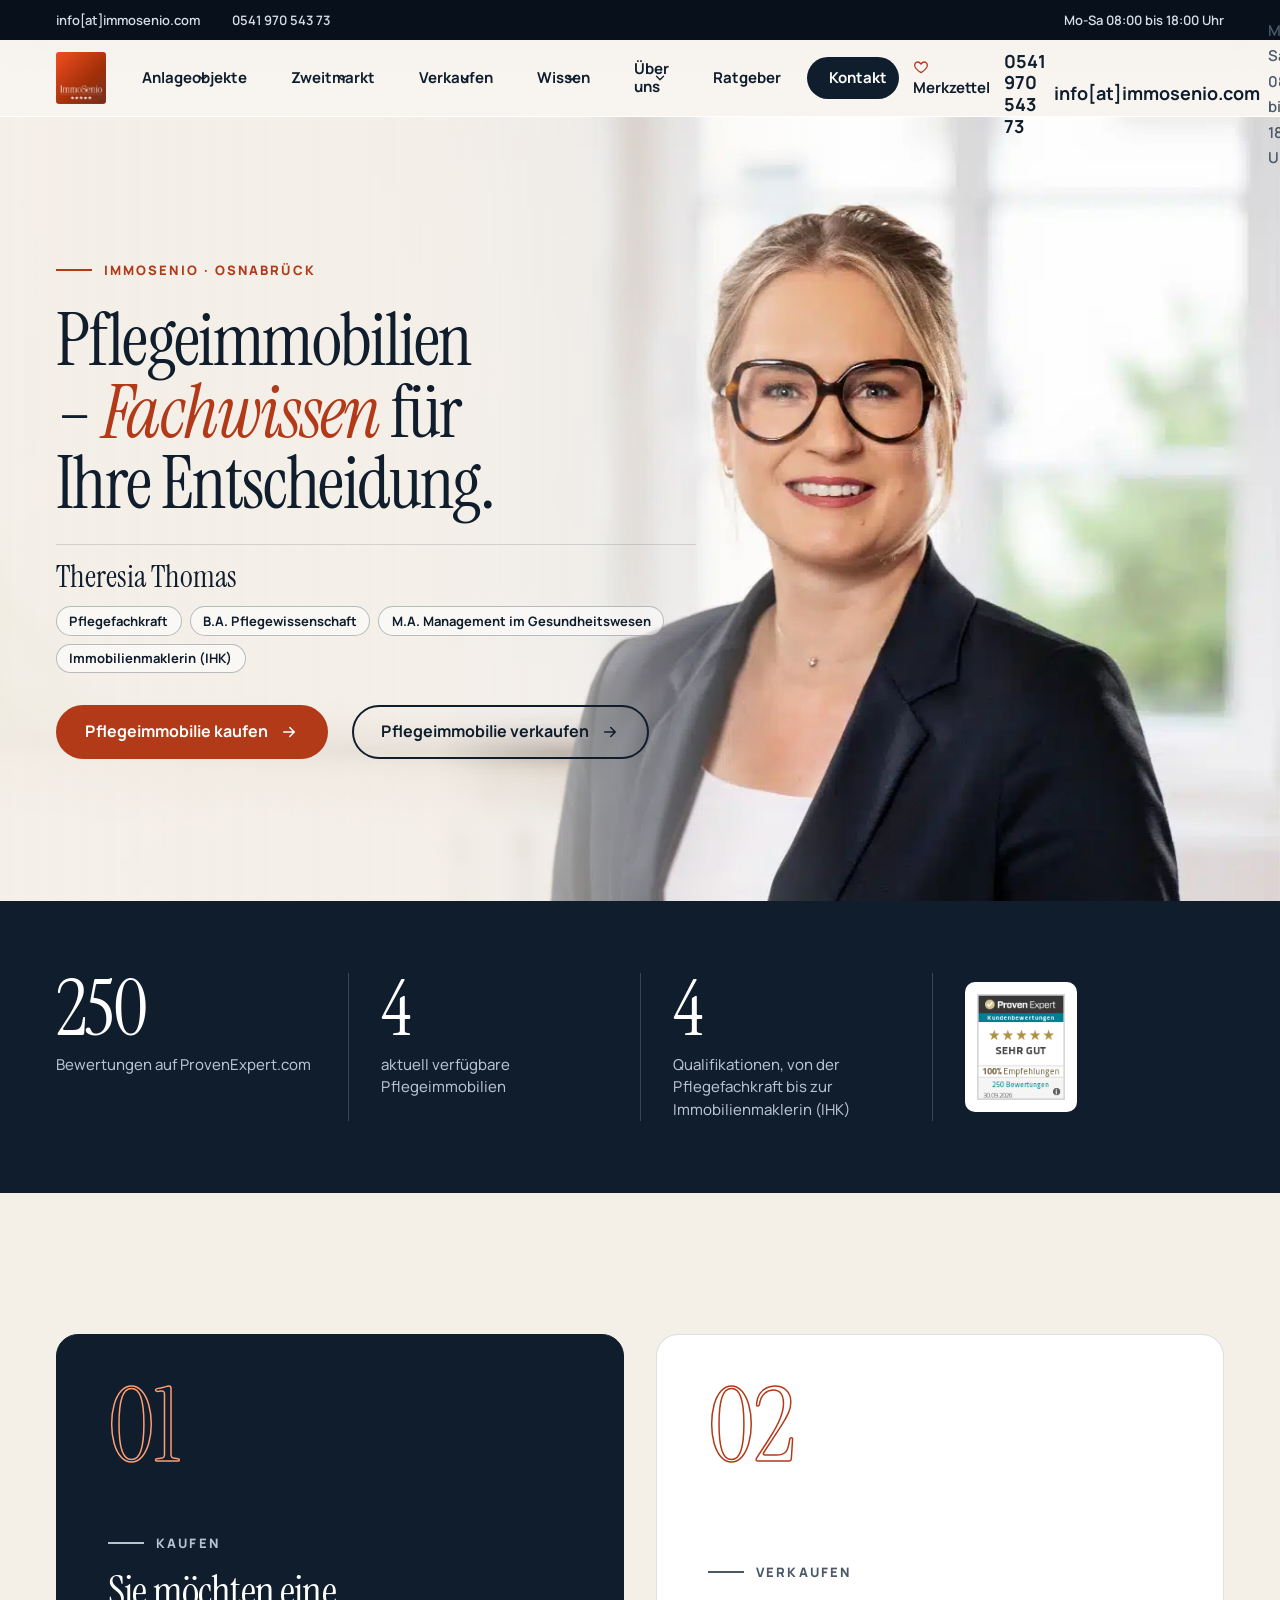
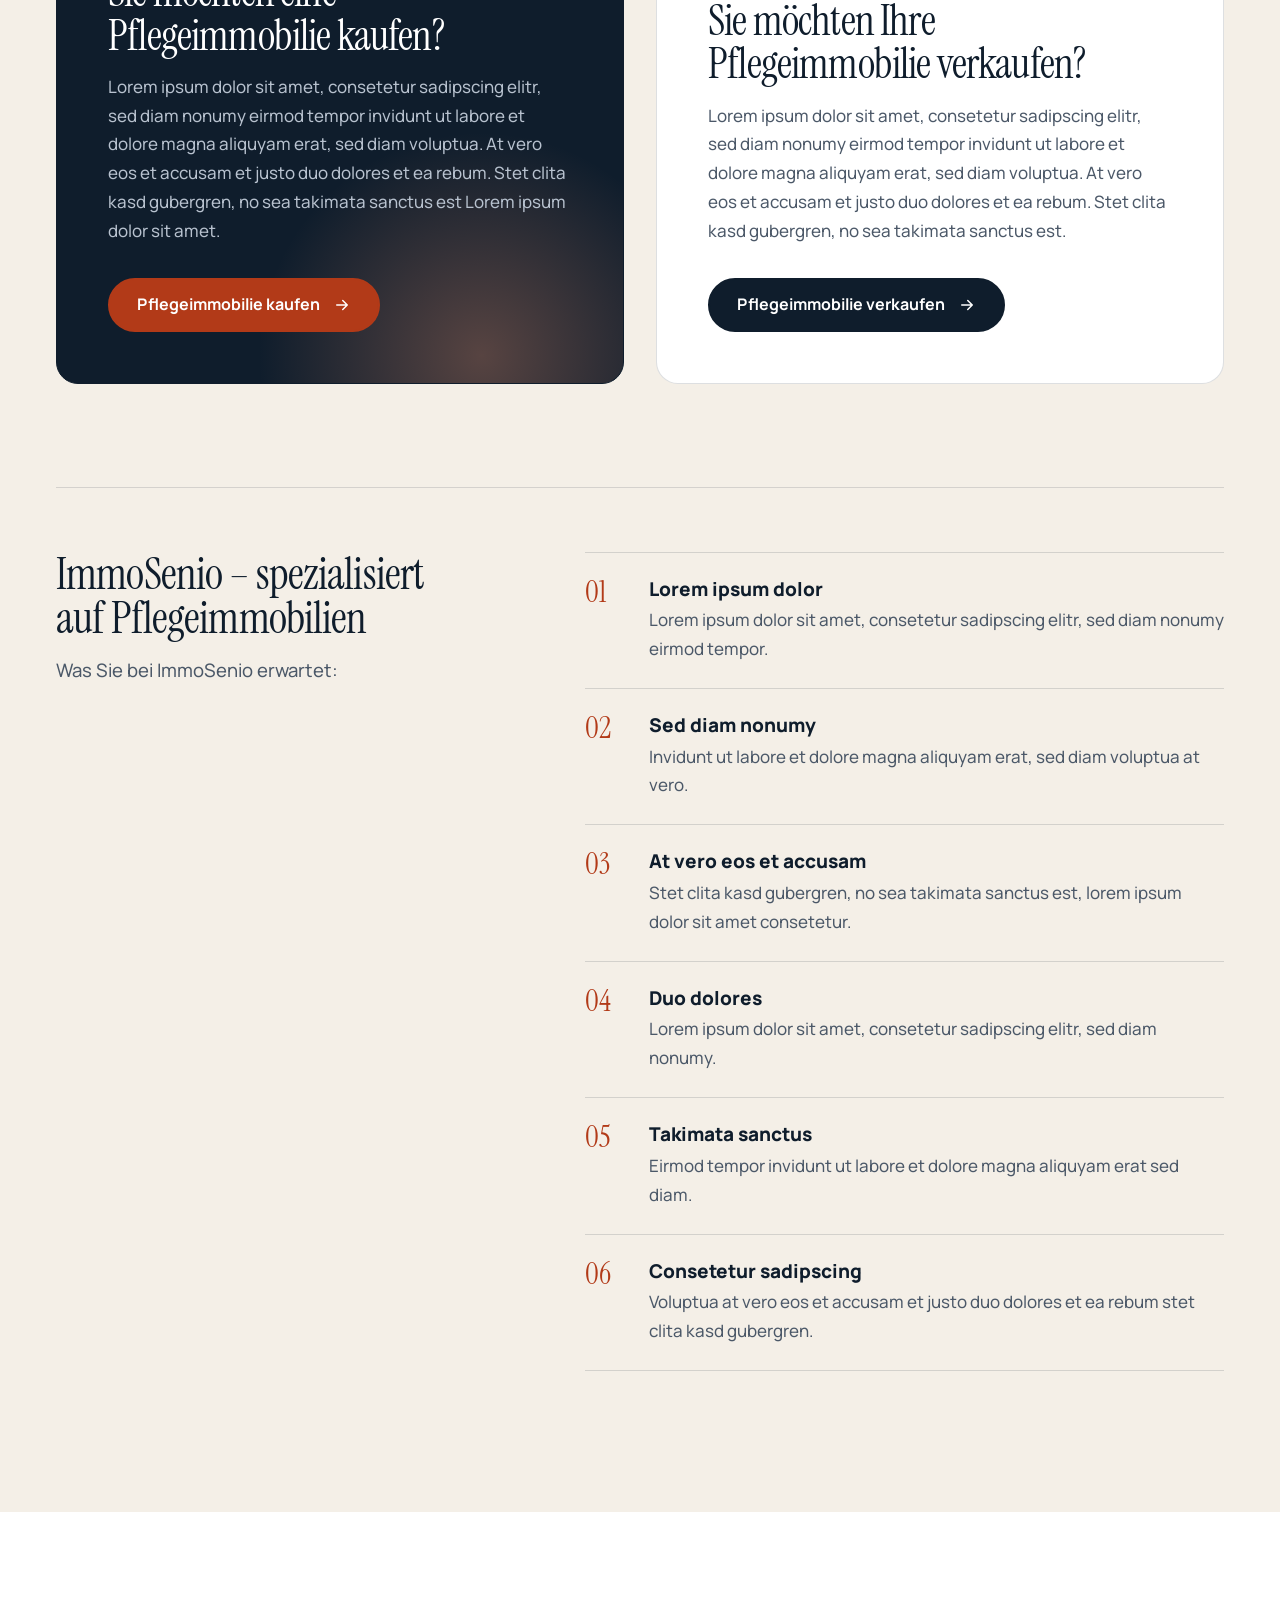
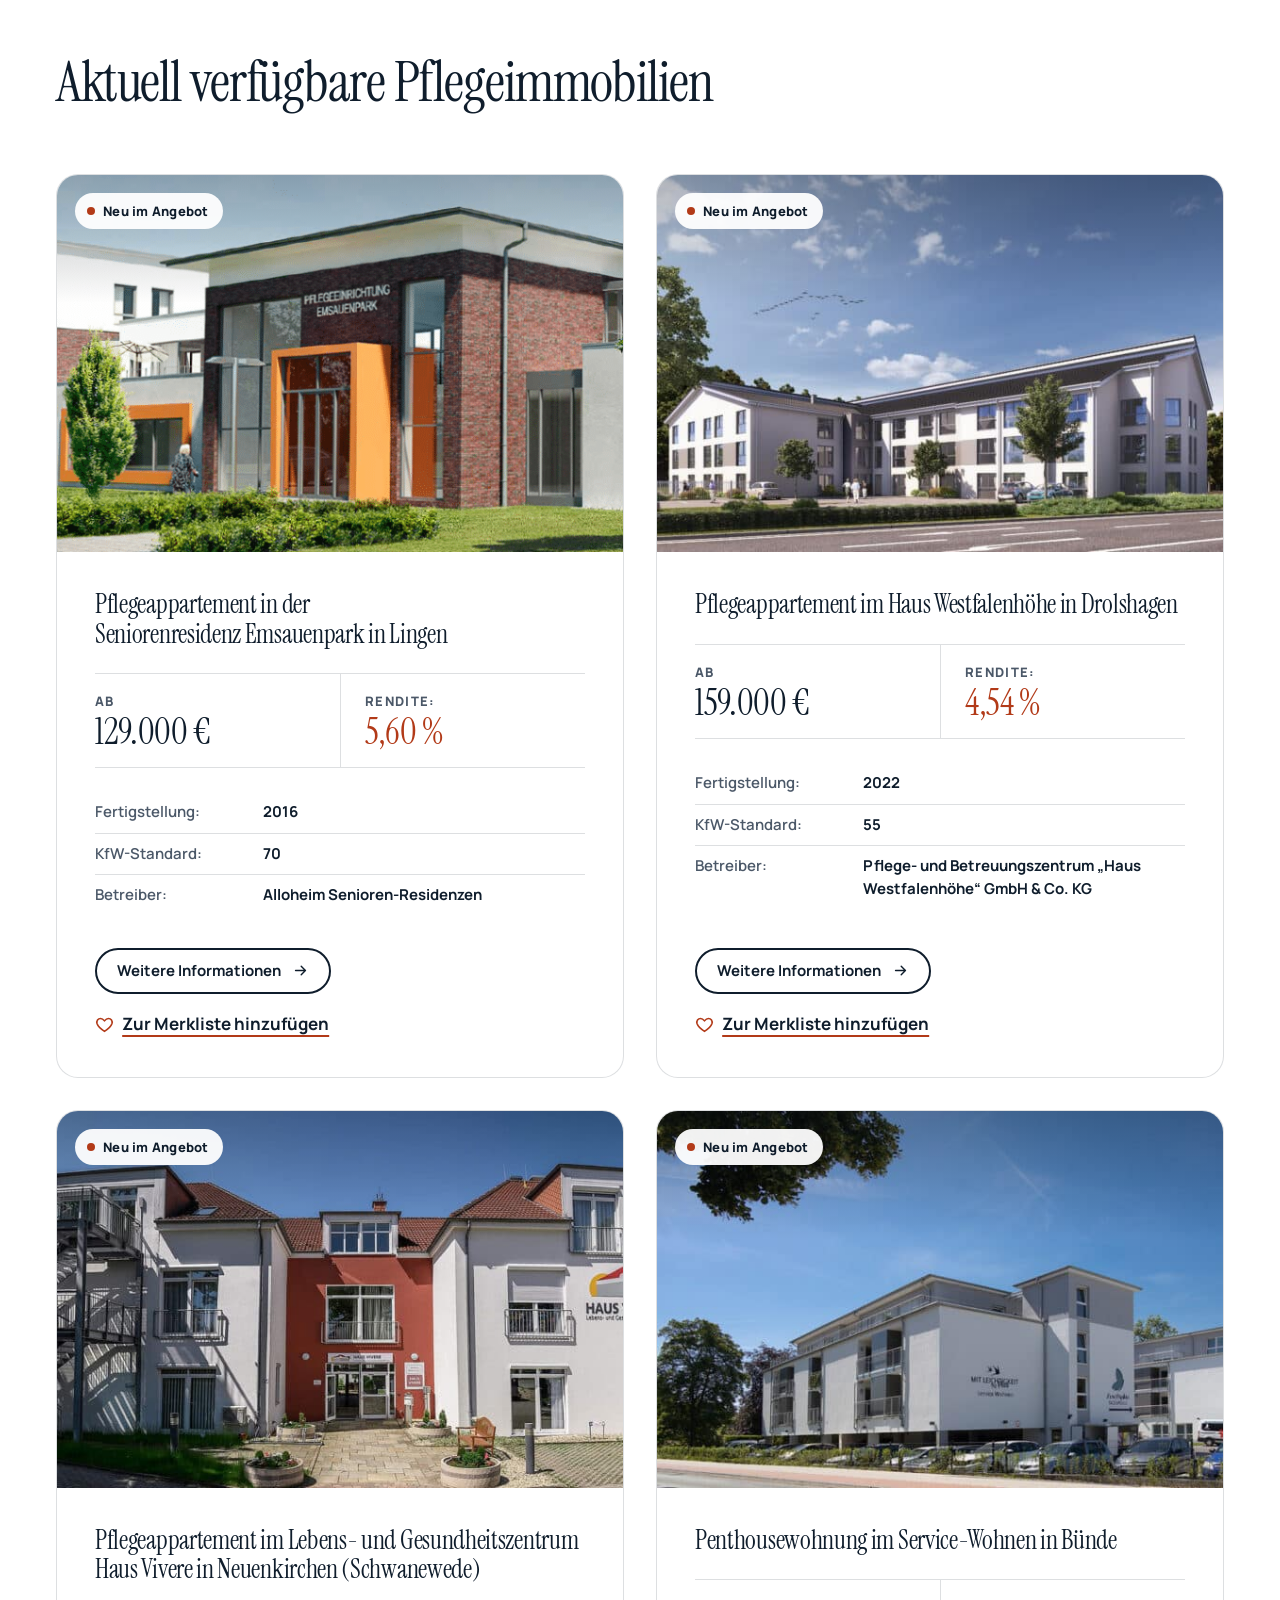
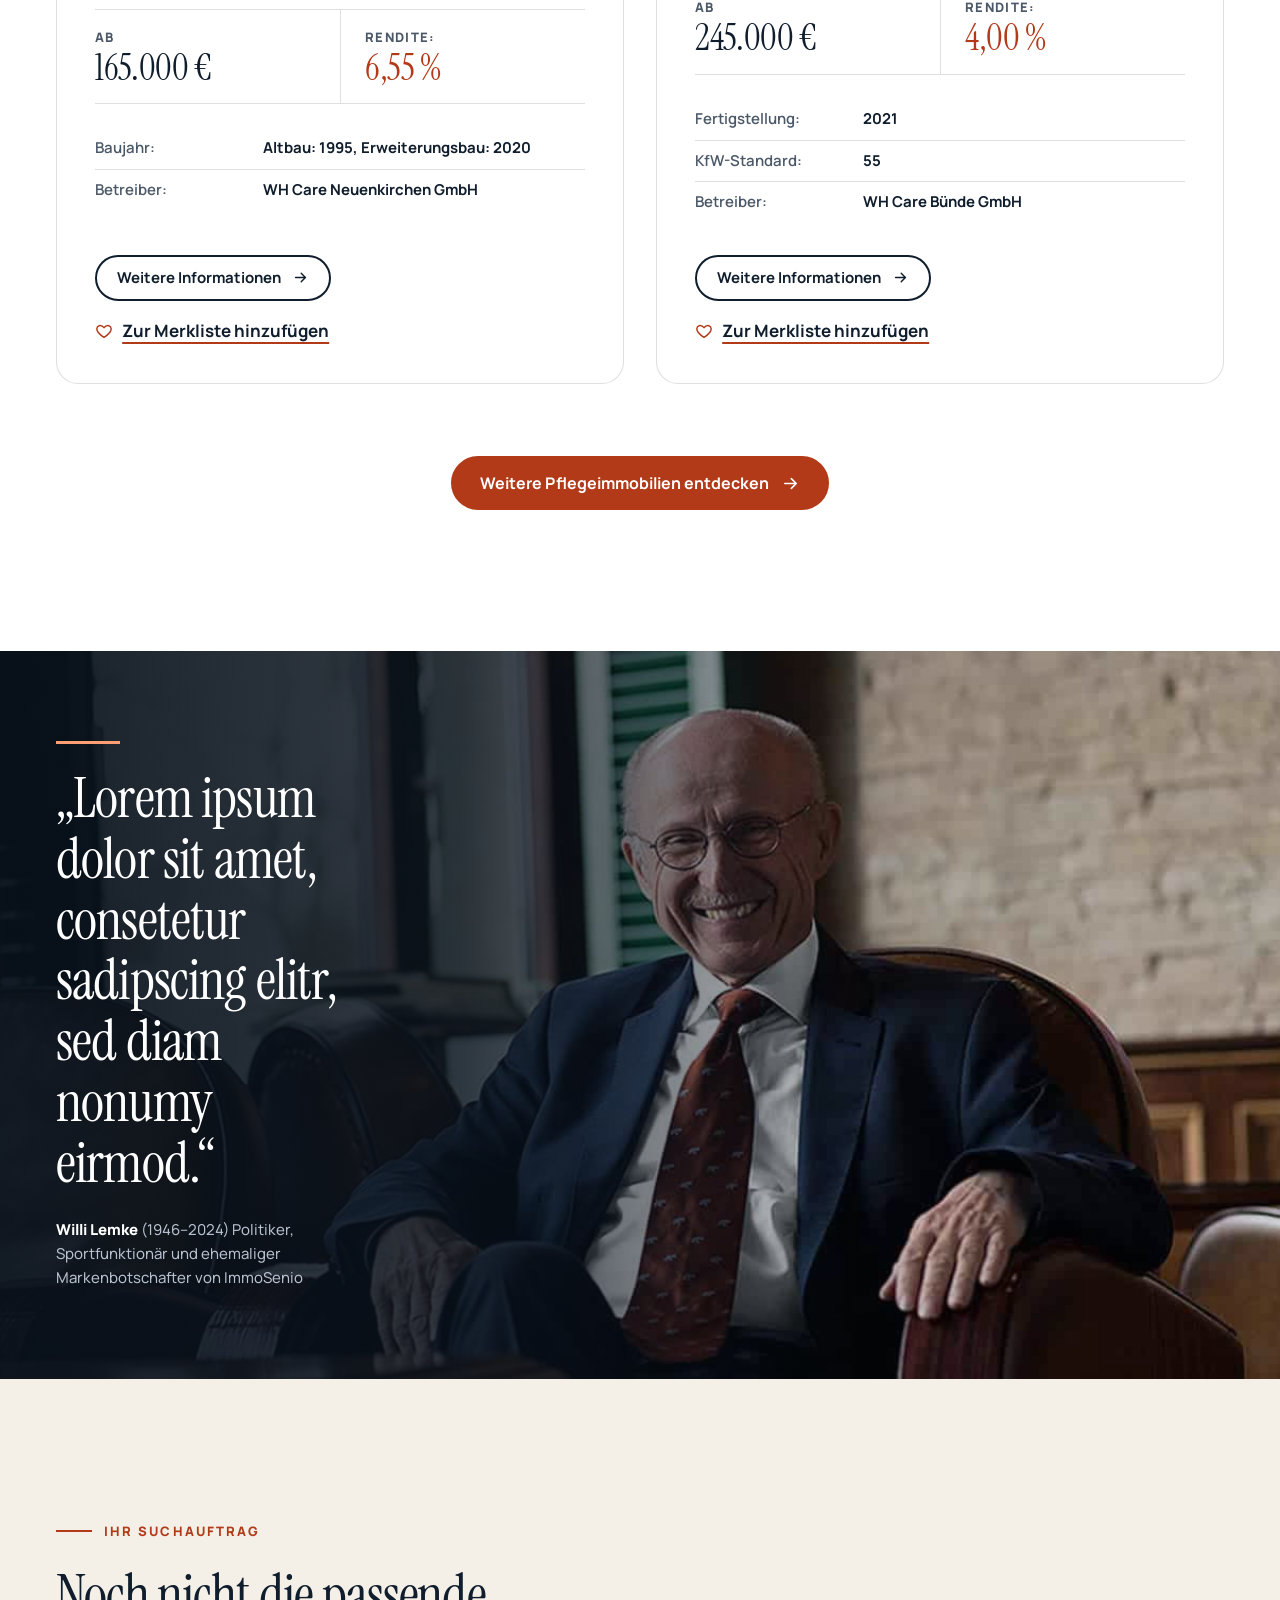
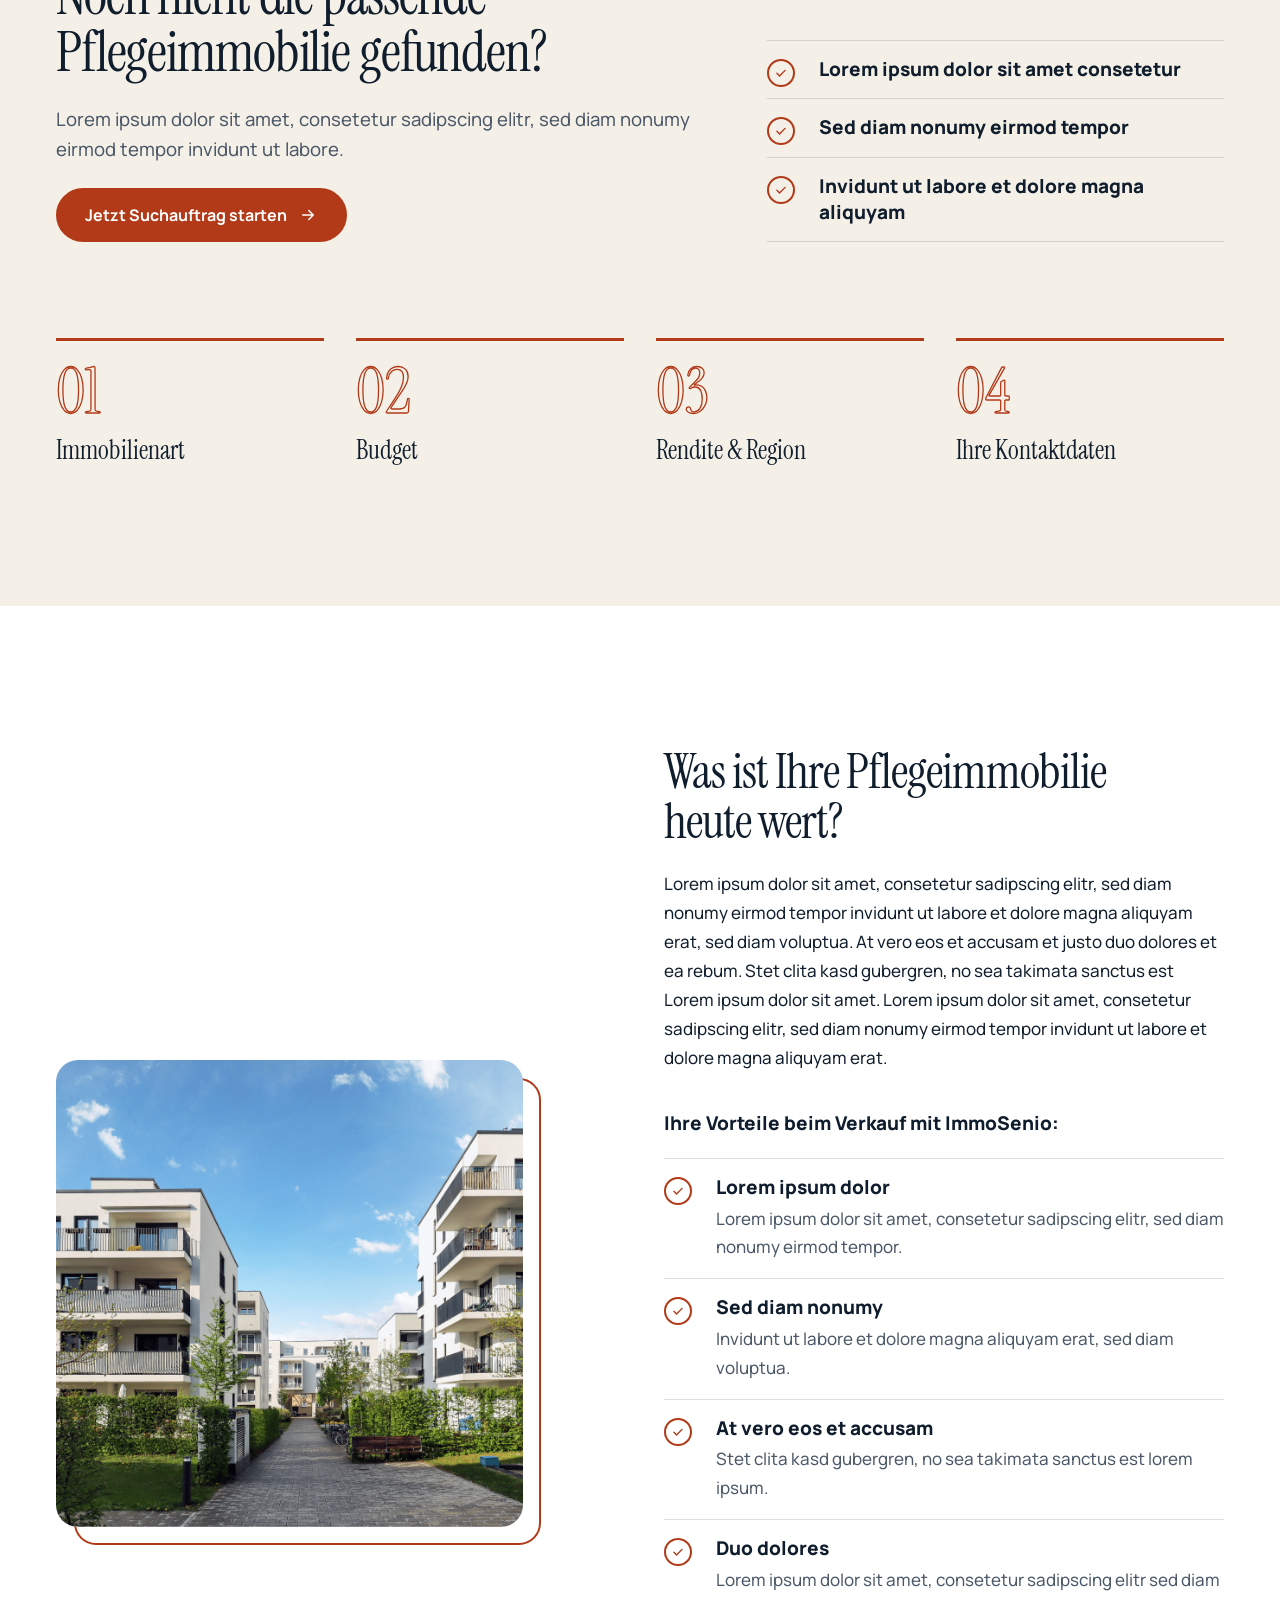
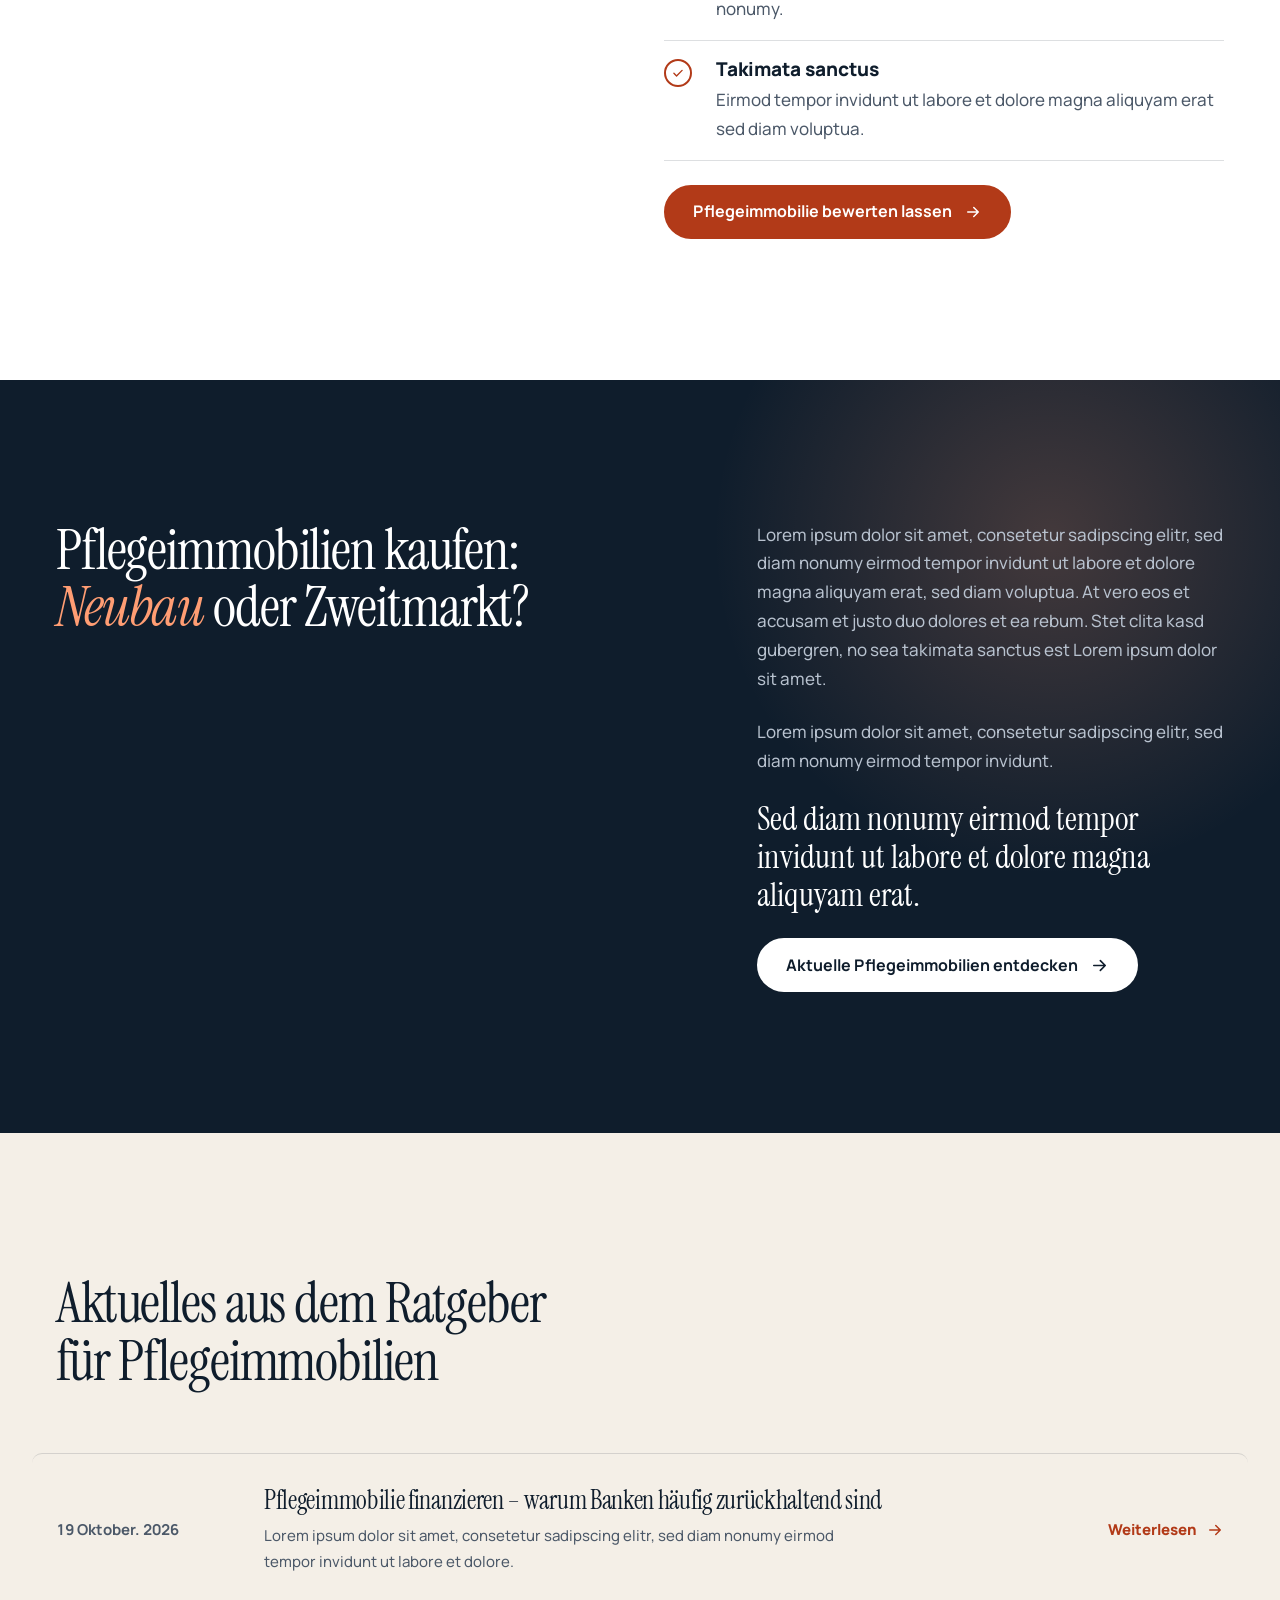
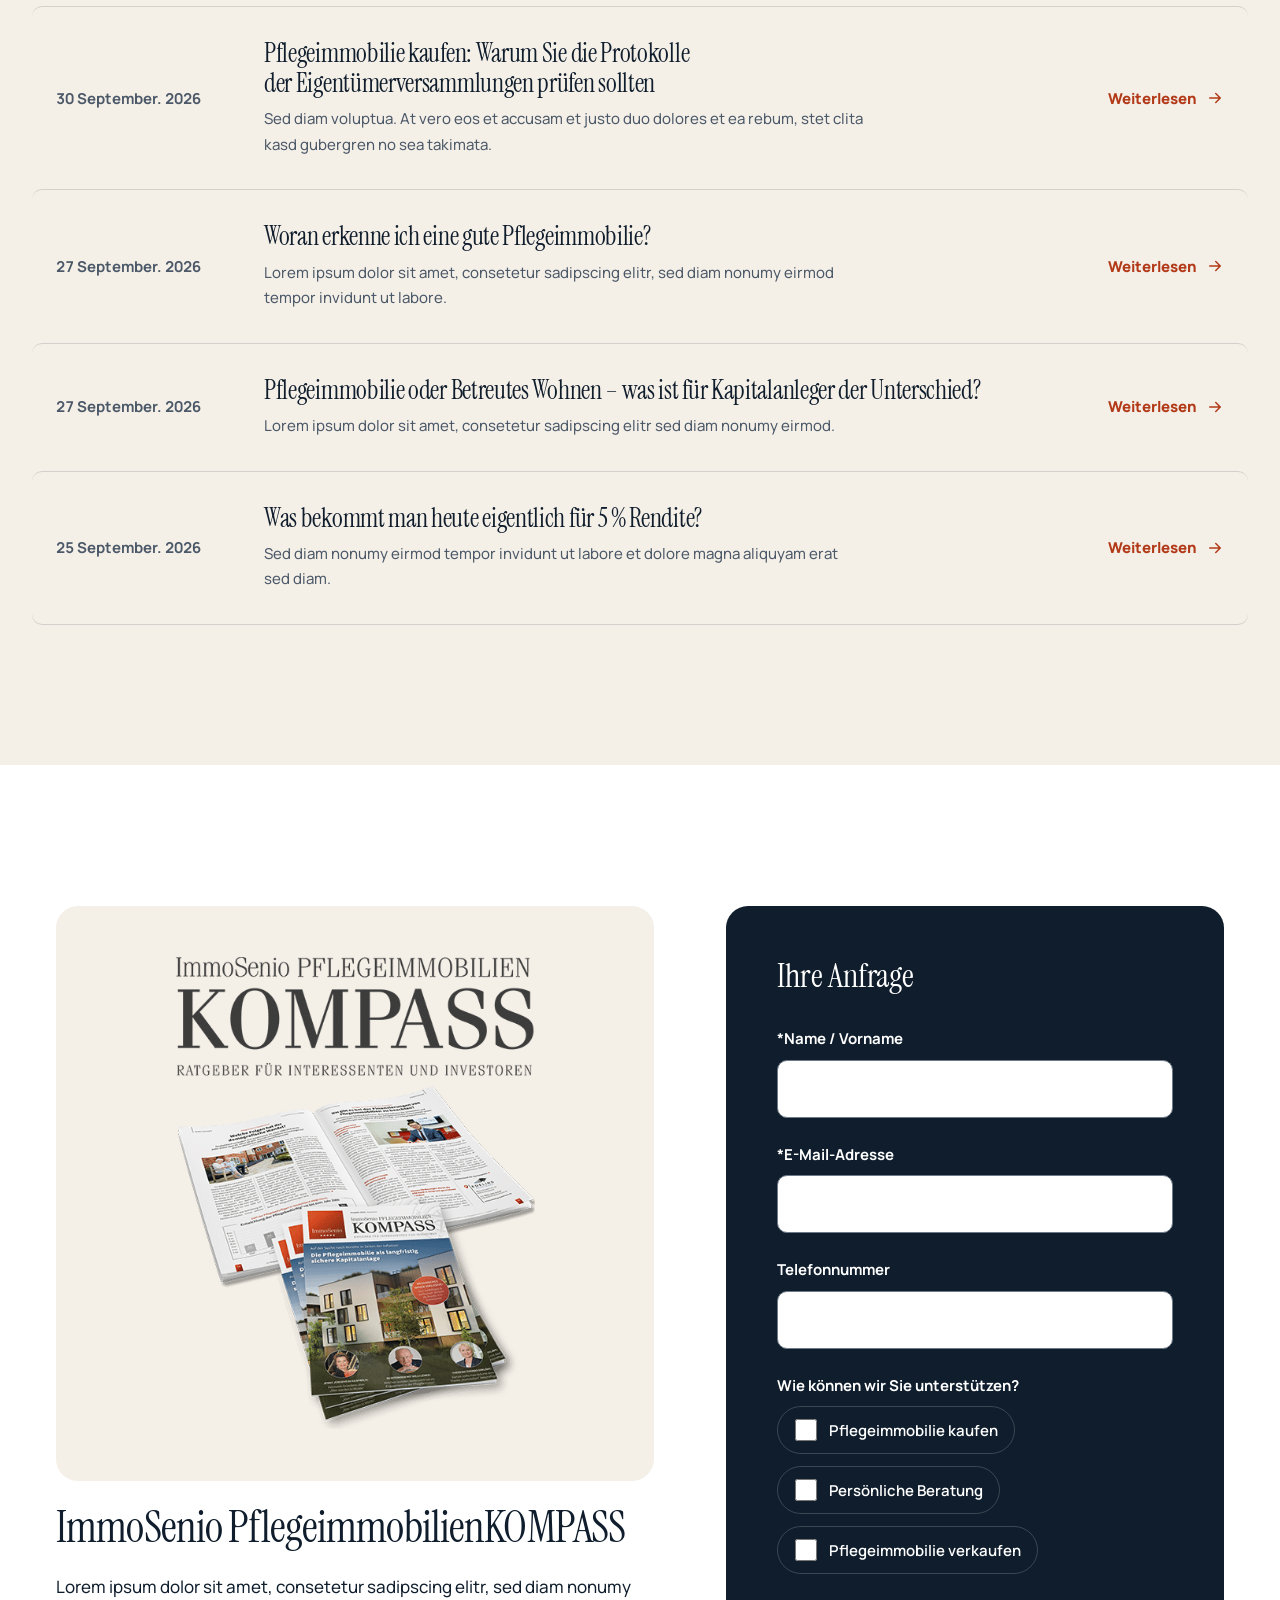
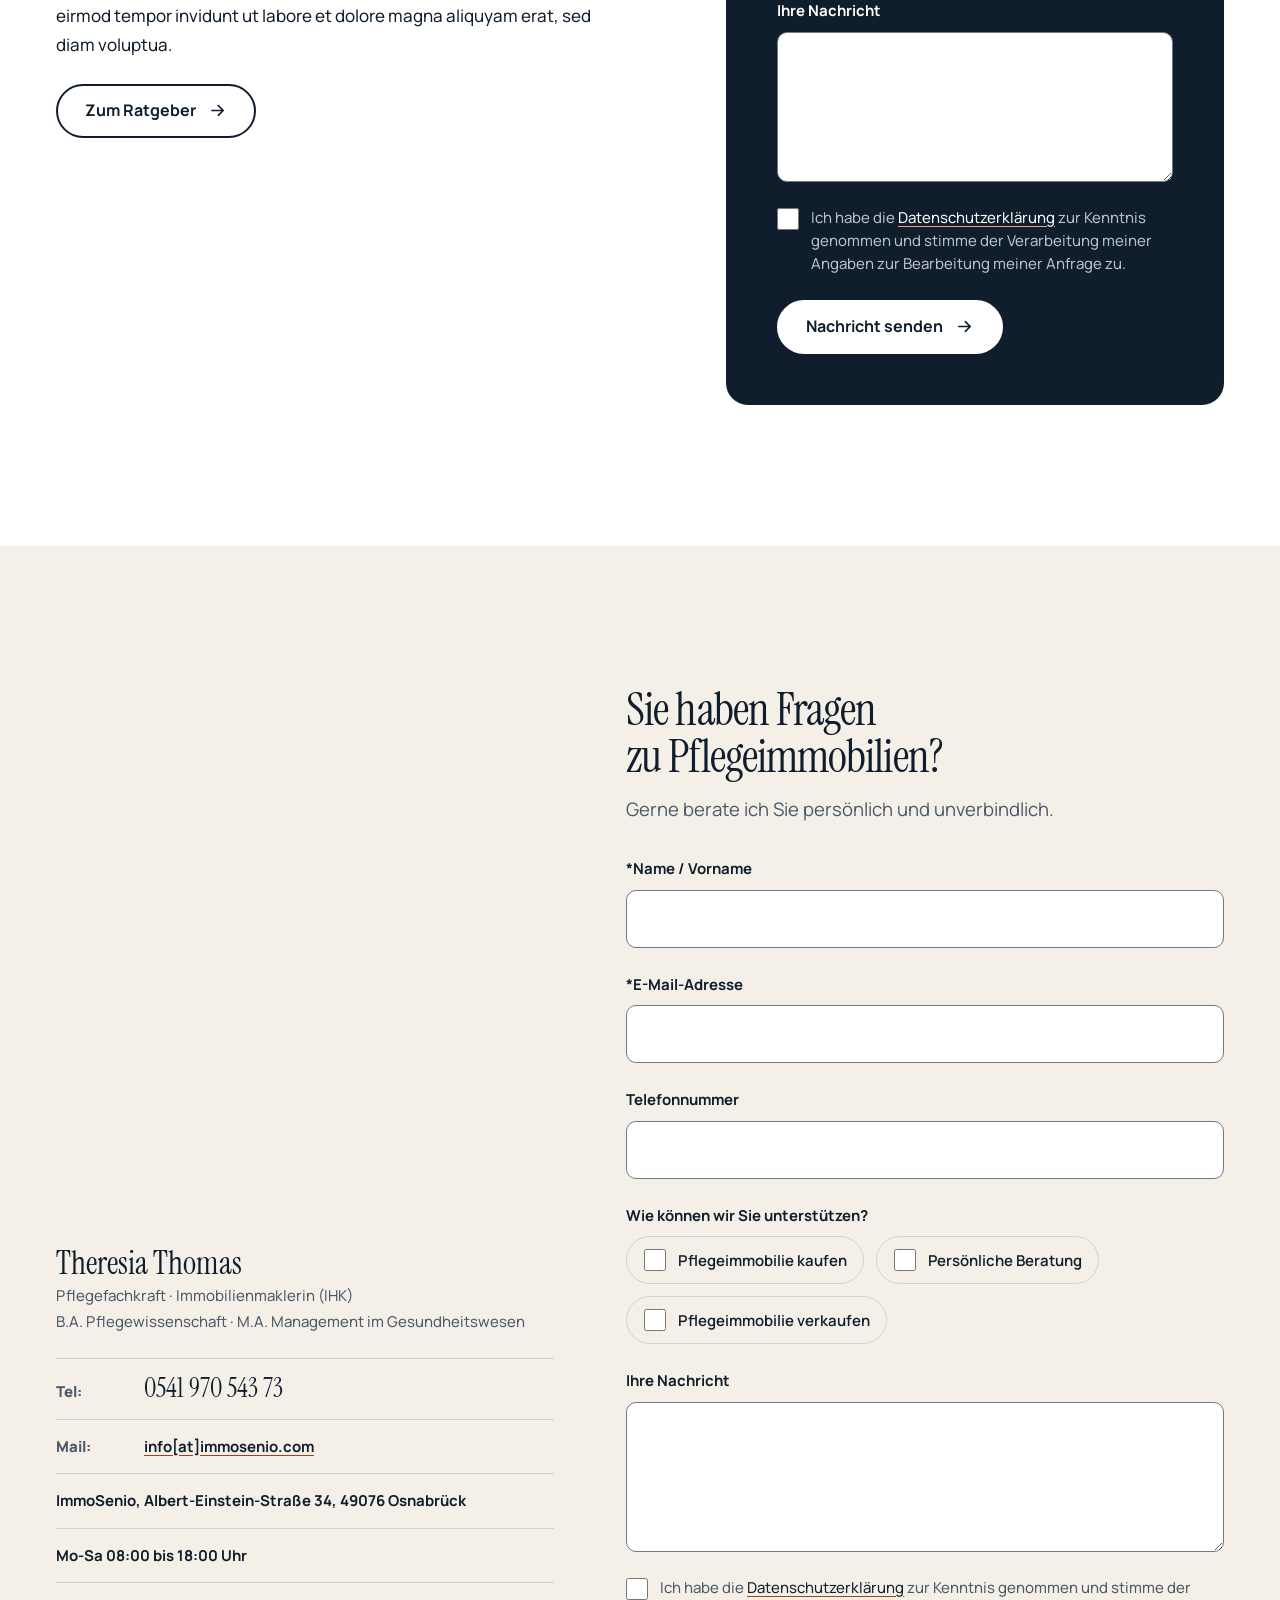
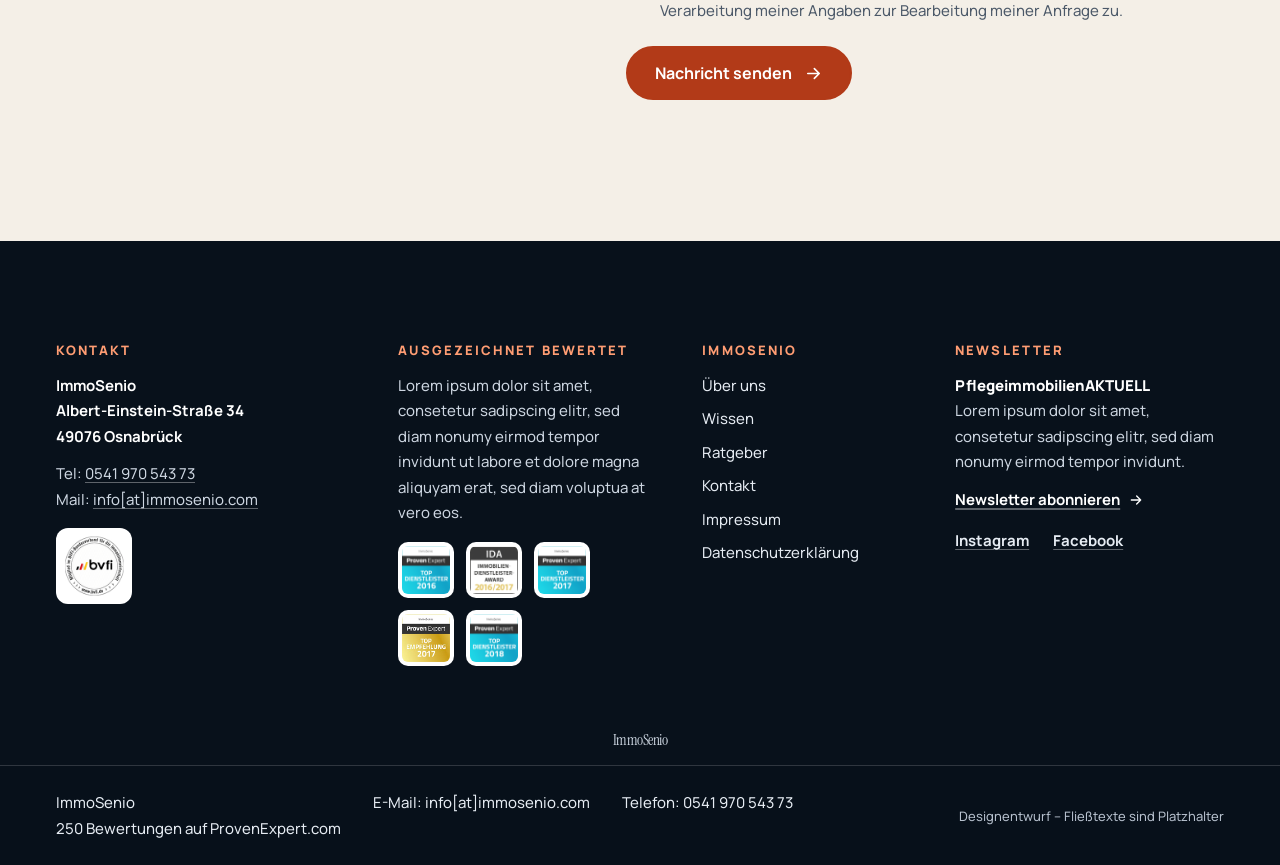
<file: index.html>
<!DOCTYPE html>
<!-- Andersen Webworks Preview AW-PREVIEW-IMMOSENIO-2026-11-12 | Jan-Erik Andersen | Copyright Andersen Webworks | Erstellt 12.11.2026 -->
<html lang="de">
<head>
  <meta charset="utf-8">
  <meta name="viewport" content="width=device-width, initial-scale=1">
  <title>ImmoSenio – Pflegeimmobilien (Designentwurf)</title>
  <meta name="description" content="Designentwurf für die Startseite von ImmoSenio.">
  <meta name="robots" content="noindex, nofollow">
  <meta name="author" content="Jan-Erik Andersen, Andersen Webworks">
  <meta name="generator" content="Andersen Webworks Preview AW-PREVIEW-IMMOSENIO-2026-11-12">
  <meta name="aw-preview-id" content="AW-PREVIEW-IMMOSENIO-2026-11-12">
  <meta name="rights" content="Konzept- und Website-Entwurf von Andersen Webworks. Nutzungsrechte werden im Rahmen einer Beauftragung eingeräumt.">
  <meta name="theme-color" content="#f4efe7">
  <link rel="preload" href="fonts/instrument-serif-latin-400-normal.woff2" as="font" type="font/woff2" crossorigin>
  <link rel="preload" href="fonts/manrope-latin-wght-normal.woff2" as="font" type="font/woff2" crossorigin>
  <link rel="stylesheet" href="css/immosenio.css">
  <script>document.documentElement.classList.add("js");</script>
</head>
<body data-aw-preview-id="AW-PREVIEW-IMMOSENIO-2026-11-12">
  <a class="sprunglink" href="#content">Zum Inhalt springen</a>

  <!-- Kopf -->
  <div class="kontaktleiste">
    <div class="container kontaktleiste__innen">
      <ul>
        <li><a href="mailto:info@immosenio.com">info[at]immosenio.com</a></li>
        <li><a href="tel:054197054373">0541 970 543 73</a></li>
      </ul>
      <span>Mo-Sa 08:00 bis 18:00 Uhr</span>
    </div>
  </div>

  <header class="kopf">
    <div class="container kopf__innen">
      <a class="kopf__logo" href="index.html"><img src="assets/logo.png" width="203" height="212" alt="ImmoSenio Logo"></a>
      <nav class="hauptnav" aria-label="Hauptnavigation">
        <button class="nav-toggle" type="button" aria-expanded="false" aria-controls="hauptmenue"><span class="nav-toggle__striche" aria-hidden="true"></span><span>Menü</span></button>
        <ul class="nav-liste" id="hauptmenue">
          <li class="hat-unter">
            <a href="#">Anlageobjekte</a>
            <button class="unter-toggle" type="button" aria-expanded="false" aria-label="Untermenü Anlageobjekte"></button>
            <ul class="unter-liste">
              <li><a href="#">Alle Objekte</a></li>
              <li><a href="#">Zweitmarkt</a></li>
              <li><a href="#">Suchauftrag</a></li>
            </ul>
          </li>
          <li class="hat-unter">
            <a href="#">Zweitmarkt</a>
            <button class="unter-toggle" type="button" aria-expanded="false" aria-label="Untermenü Zweitmarkt"></button>
            <ul class="unter-liste">
              <li><a href="#">Aktuelle Zweitmarktobjekte</a></li>
              <li><a href="#">Rendite bei Zweitmarkt-Pflegeimmobilien</a></li>
              <li><a href="#">Worauf kommt es beim Betreiber an?</a></li>
            </ul>
          </li>
          <li class="hat-unter">
            <a href="#">Verkaufen</a>
            <button class="unter-toggle" type="button" aria-expanded="false" aria-label="Untermenü Verkaufen"></button>
            <ul class="unter-liste">
              <li><a href="#">Ratgeber für Eigentümer</a></li>
              <li><a href="#">Was ist meine Pflegeimmobilie wert?</a></li>
              <li><a href="#">Wie lange dauert der Verkauf?</a></li>
              <li><a href="#">Besonderheiten beim Verkauf</a></li>
              <li><a href="#">Verkaufen oder behalten?</a></li>
              <li><a href="#">Pflegeimmobilie geerbt?</a></li>
              <li><a href="#">Unterlagen für den Verkauf</a></li>
            </ul>
          </li>
          <li class="hat-unter">
            <a href="#">Wissen</a>
            <button class="unter-toggle" type="button" aria-expanded="false" aria-label="Untermenü Wissen"></button>
            <ul class="unter-liste">
              <li><a href="#">Anlageformen im Vergleich</a></li>
              <li><a href="#">Finanzierung &amp; Rendite</a></li>
              <li><a href="#">Fragen &amp; Antworten</a></li>
              <li><a href="#">Risiken</a></li>
              <li><a href="#">Leverage Effekt bei Pflegeimmobilien</a></li>
              <li><a href="#">Pflegeimmobilien Eigentümer-Check</a></li>
              <li><a href="#">ImmoSenio PflegeimmobilienKOMPASS</a></li>
              <li><a href="#">VermögensKOMPASS</a></li>
              <li><a href="#">PflegeimmobilienAKTUELL</a></li>
            </ul>
          </li>
          <li class="hat-unter">
            <a href="#">Über uns</a>
            <button class="unter-toggle" type="button" aria-expanded="false" aria-label="Untermenü Über uns"></button>
            <ul class="unter-liste">
              <li><a href="#">Kooperation</a></li>
            </ul>
          </li>
          <li><a href="#ratgeber">Ratgeber</a></li>
          <li class="nav-kontakt"><a href="#kontakt">Kontakt</a></li>
          <li class="nav-extra"><a href="#"><span class="ikone ikone--herz" aria-hidden="true"></span>Merkzettel</a></li>
          <li class="nav-mobil-kontakt">
            <a href="tel:054197054373">0541 970 543 73</a>
            <a href="mailto:info@immosenio.com">info[at]immosenio.com</a>
            <span>Mo-Sa 08:00 bis 18:00 Uhr</span>
          </li>
        </ul>
      </nav>
    </div>
  </header>

  <main id="content">

    <!-- Hero -->
    <section class="hero" aria-labelledby="hero-titel">
      <div class="hero__innen">
        <div class="hero__text">
          <p class="eyebrow anim" style="--d:0">ImmoSenio · Osnabrück</p>
          <h1 id="hero-titel" class="anim" style="--d:1">Pflegeimmobilien – <em>Fachwissen</em> für Ihre Entscheidung.</h1>
          <div class="hero__name anim" style="--d:2">
            <strong>Theresia Thomas</strong>
            <ul class="qualifikationen" aria-label="Qualifikationen von Theresia Thomas">
              <li>Pflegefachkraft</li>
              <li>B.A. Pflegewissenschaft</li>
              <li>M.A. Management im Gesundheitswesen</li>
              <li>Immobilienmaklerin (IHK)</li>
            </ul>
          </div>
          <div class="aktionen anim" style="--d:3">
            <a class="btn" href="#objekte">Pflegeimmobilie kaufen</a>
            <a class="btn btn--zweit" href="#wert">Pflegeimmobilie verkaufen</a>
          </div>
        </div>
        <div class="hero__bild">
          <img src="assets/theresia-thomas-1920x850.webp" width="1920" height="850" alt="Theresia Thomas, Inhaberin von ImmoSenio, im Porträt">
        </div>
      </div>
    </section>

    <!-- Kennzahlen -->
    <section class="section--tinte kennzahlen" aria-label="ImmoSenio in Zahlen">
      <div class="container kennzahlen__raster">
        <div class="kennzahl reveal" style="--d:0">
          <p class="kennzahl__zahl" data-zaehlen="250">250</p>
          <p class="kennzahl__label">Bewertungen auf ProvenExpert.com</p>
        </div>
        <div class="kennzahl reveal" style="--d:1">
          <p class="kennzahl__zahl" data-zaehlen="4">4</p>
          <p class="kennzahl__label">aktuell verfügbare Pflegeimmobilien</p>
        </div>
        <div class="kennzahl reveal" style="--d:2">
          <p class="kennzahl__zahl" data-zaehlen="4">4</p>
          <p class="kennzahl__label">Qualifikationen, von der Pflegefachkraft bis zur Immobilienmaklerin (IHK)</p>
        </div>
        <div class="kennzahl kennzahl--siegel reveal" style="--d:3">
          <a href="#"><img src="assets/provenexpert-siegel.png" width="110" height="132" alt="Erfahrungen &amp; Bewertungen zu ImmoSenio"></a>
        </div>
      </div>
    </section>

    <!-- Kaufen und Verkaufen -->
    <section class="section section--papier" id="einstieg" aria-label="Kaufen und Verkaufen">
      <div class="container">
        <div class="wahl">
          <article class="wahl__karte wahl__karte--dunkel auf-dunkel reveal" id="kaufen">
            <span class="wahl__nr" aria-hidden="true">01</span>
            <div>
              <p class="eyebrow">Kaufen</p>
              <h2>Sie möchten eine Pflegeimmobilie kaufen?</h2>
              <p>Lorem ipsum dolor sit amet, consetetur sadipscing elitr, sed diam nonumy eirmod tempor invidunt ut labore et dolore magna aliquyam erat, sed diam voluptua. At vero eos et accusam et justo duo dolores et ea rebum. Stet clita kasd gubergren, no sea takimata sanctus est Lorem ipsum dolor sit amet.</p>
              <div class="aktionen"><a class="btn" href="#objekte">Pflegeimmobilie kaufen</a></div>
            </div>
          </article>
          <article class="wahl__karte reveal" style="--d:1" id="verkaufen">
            <span class="wahl__nr" aria-hidden="true">02</span>
            <div>
              <p class="eyebrow">Verkaufen</p>
              <h2>Sie möchten Ihre Pflegeimmobilie verkaufen?</h2>
              <p>Lorem ipsum dolor sit amet, consetetur sadipscing elitr, sed diam nonumy eirmod tempor invidunt ut labore et dolore magna aliquyam erat, sed diam voluptua. At vero eos et accusam et justo duo dolores et ea rebum. Stet clita kasd gubergren, no sea takimata sanctus est.</p>
              <div class="aktionen"><a class="btn btn--dunkel" href="#wert">Pflegeimmobilie verkaufen</a></div>
            </div>
          </article>
        </div>

        <div class="vorteile-block">
          <div class="vorteile-block__kopf reveal">
            <h2>ImmoSenio – spezialisiert auf Pflegeimmobilien</h2>
            <p class="lead">Was Sie bei ImmoSenio erwartet:</p>
          </div>
          <ul class="vorteile vorteile--nummer">
            <li class="vorteil reveal"><strong>Lorem ipsum dolor</strong><span>Lorem ipsum dolor sit amet, consetetur sadipscing elitr, sed diam nonumy eirmod tempor.</span></li>
            <li class="vorteil reveal"><strong>Sed diam nonumy</strong><span>Invidunt ut labore et dolore magna aliquyam erat, sed diam voluptua at vero.</span></li>
            <li class="vorteil reveal"><strong>At vero eos et accusam</strong><span>Stet clita kasd gubergren, no sea takimata sanctus est, lorem ipsum dolor sit amet consetetur.</span></li>
            <li class="vorteil reveal"><strong>Duo dolores</strong><span>Lorem ipsum dolor sit amet, consetetur sadipscing elitr, sed diam nonumy.</span></li>
            <li class="vorteil reveal"><strong>Takimata sanctus</strong><span>Eirmod tempor invidunt ut labore et dolore magna aliquyam erat sed diam.</span></li>
            <li class="vorteil reveal"><strong>Consetetur sadipscing</strong><span>Voluptua at vero eos et accusam et justo duo dolores et ea rebum stet clita kasd gubergren.</span></li>
          </ul>
        </div>
      </div>
    </section>

    <!-- Objekte -->
    <section class="section section--weiss" id="objekte" aria-labelledby="objekte-titel">
      <div class="container">
        <div class="abschnittskopf reveal">
          <h2 id="objekte-titel">Aktuell verfügbare Pflegeimmobilien</h2>
        </div>
        <div class="raster raster--2">

          <article class="objekt reveal">
            <div class="objekt__bild">
              <img src="assets/objekt-emsauenpark-lingen.png" width="600" height="400" alt="Außenansicht der Pflegeeinrichtung Emsauenpark in Lingen mit Klinkerfassade" loading="lazy">
              <span class="objekt__etikett">Neu im Angebot</span>
            </div>
            <div class="objekt__inhalt">
              <h3 class="objekt__titel">Pflegeappartement in der Seniorenresidenz Emsauenpark in Lingen</h3>
              <div class="objekt__kern">
                <p class="objekt__preis"><span class="objekt__label">ab</span><span class="objekt__wert">129.000 €</span></p>
                <dl class="kennzahl-klein"><dt>Rendite:</dt><dd>5,60 %</dd></dl>
              </div>
              <dl class="datenzeilen">
                <div><dt>Fertigstellung:</dt><dd>2016</dd></div>
                <div><dt>KfW-Standard:</dt><dd>70</dd></div>
                <div><dt>Betreiber:</dt><dd>Alloheim Senioren-Residenzen</dd></div>
              </dl>
              <div class="objekt__aktionen">
                <a class="btn btn--zweit btn--klein" href="#">Weitere Informationen</a>
                <button class="textlink" type="button" data-merken aria-pressed="false"><span class="ikone ikone--herz" aria-hidden="true"></span>Zur Merkliste hinzufügen</button>
              </div>
            </div>
          </article>

          <article class="objekt reveal" style="--d:1">
            <div class="objekt__bild">
              <img src="assets/objekt-westfalenhoehe-drolshagen.jpg" width="600" height="400" alt="Dreigeschossiges helles Wohngebäude mit Satteldach an einer Straße in Drolshagen" loading="lazy">
              <span class="objekt__etikett">Neu im Angebot</span>
            </div>
            <div class="objekt__inhalt">
              <h3 class="objekt__titel">Pflegeappartement im Haus Westfalenhöhe in Drolshagen</h3>
              <div class="objekt__kern">
                <p class="objekt__preis"><span class="objekt__label">ab</span><span class="objekt__wert">159.000 €</span></p>
                <dl class="kennzahl-klein"><dt>Rendite:</dt><dd>4,54 %</dd></dl>
              </div>
              <dl class="datenzeilen">
                <div><dt>Fertigstellung:</dt><dd>2022</dd></div>
                <div><dt>KfW-Standard:</dt><dd>55</dd></div>
                <div><dt>Betreiber:</dt><dd>Pflege- und Betreuungszentrum „Haus Westfalenhöhe“ GmbH &amp; Co. KG</dd></div>
              </dl>
              <div class="objekt__aktionen">
                <a class="btn btn--zweit btn--klein" href="#">Weitere Informationen</a>
                <button class="textlink" type="button" data-merken aria-pressed="false"><span class="ikone ikone--herz" aria-hidden="true"></span>Zur Merkliste hinzufügen</button>
              </div>
            </div>
          </article>

          <article class="objekt reveal">
            <div class="objekt__bild">
              <img src="assets/objekt-haus-vivere-neuenkirchen.jpg" width="600" height="400" alt="Eingangsseite des Hauses Vivere in Neuenkirchen mit roter Fassadenmitte und Ziegeldach" loading="lazy">
              <span class="objekt__etikett">Neu im Angebot</span>
            </div>
            <div class="objekt__inhalt">
              <h3 class="objekt__titel">Pflegeappartement im Lebens- und Gesundheitszentrum Haus Vivere in Neuenkirchen (Schwanewede)</h3>
              <div class="objekt__kern">
                <p class="objekt__preis"><span class="objekt__label">ab</span><span class="objekt__wert">165.000 €</span></p>
                <dl class="kennzahl-klein"><dt>Rendite:</dt><dd>6,55 %</dd></dl>
              </div>
              <dl class="datenzeilen">
                <div><dt>Baujahr:</dt><dd>Altbau: 1995, Erweiterungsbau: 2020</dd></div>
                <div><dt>Betreiber:</dt><dd>WH Care Neuenkirchen GmbH</dd></div>
              </dl>
              <div class="objekt__aktionen">
                <a class="btn btn--zweit btn--klein" href="#">Weitere Informationen</a>
                <button class="textlink" type="button" data-merken aria-pressed="false"><span class="ikone ikone--herz" aria-hidden="true"></span>Zur Merkliste hinzufügen</button>
              </div>
            </div>
          </article>

          <article class="objekt reveal" style="--d:1">
            <div class="objekt__bild">
              <img src="assets/objekt-haus-illumina-buende.jpeg" width="600" height="400" alt="Helles Wohngebäude mit Balkonen und Parkplätzen unter blauem Himmel in Bünde" loading="lazy">
              <span class="objekt__etikett">Neu im Angebot</span>
            </div>
            <div class="objekt__inhalt">
              <h3 class="objekt__titel">Penthousewohnung im Service-Wohnen in Bünde</h3>
              <div class="objekt__kern">
                <p class="objekt__preis"><span class="objekt__label">ab</span><span class="objekt__wert">245.000 €</span></p>
                <dl class="kennzahl-klein"><dt>Rendite:</dt><dd>4,00 %</dd></dl>
              </div>
              <dl class="datenzeilen">
                <div><dt>Fertigstellung:</dt><dd>2021</dd></div>
                <div><dt>KfW-Standard:</dt><dd>55</dd></div>
                <div><dt>Betreiber:</dt><dd>WH Care Bünde GmbH</dd></div>
              </dl>
              <div class="objekt__aktionen">
                <a class="btn btn--zweit btn--klein" href="#">Weitere Informationen</a>
                <button class="textlink" type="button" data-merken aria-pressed="false"><span class="ikone ikone--herz" aria-hidden="true"></span>Zur Merkliste hinzufügen</button>
              </div>
            </div>
          </article>

        </div>
        <div class="aktionen aktionen--mitte reveal" style="margin-top: var(--space-8);">
          <a class="btn" href="#">Weitere Pflegeimmobilien entdecken</a>
        </div>
      </div>
    </section>

    <!-- Zitat -->
    <section class="zitatband" aria-label="Zitat">
      <div class="zitatband__bild">
        <img src="assets/willi-lemke-1500x686.jpg" width="1500" height="686" alt="Willi Lemke, ehemaliger Markenbotschafter von ImmoSenio, lächelnd im Ledersessel" loading="lazy">
      </div>
      <div class="container zitatband__innen">
        <figure class="zitat reveal">
          <blockquote>
            <p>„Lorem ipsum dolor sit amet, consetetur sadipscing elitr, sed diam nonumy eirmod.“</p>
          </blockquote>
          <figcaption><strong>Willi Lemke</strong> (1946–2024) Politiker, Sportfunktionär und ehemaliger Markenbotschafter von ImmoSenio</figcaption>
        </figure>
      </div>
    </section>

    <!-- Suchauftrag -->
    <section class="section section--papier" id="suchauftrag" aria-labelledby="suchauftrag-titel">
      <div class="container suchauftrag">
        <div class="suchauftrag__text reveal">
          <p class="eyebrow">Ihr Suchauftrag</p>
          <h2 id="suchauftrag-titel">Noch nicht die passende Pflegeimmobilie gefunden?</h2>
          <p class="lead">Lorem ipsum dolor sit amet, consetetur sadipscing elitr, sed diam nonumy eirmod tempor invidunt ut labore.</p>
          <div class="aktionen"><button class="btn" type="button">Jetzt Suchauftrag starten</button></div>
        </div>
        <ul class="vorteile vorteile--haken vorteile--kompakt reveal" style="--d:1">
          <li class="vorteil"><strong>Lorem ipsum dolor sit amet consetetur</strong></li>
          <li class="vorteil"><strong>Sed diam nonumy eirmod tempor</strong></li>
          <li class="vorteil"><strong>Invidunt ut labore et dolore magna aliquyam</strong></li>
        </ul>
        <ol class="schritte" aria-label="Schritte des Suchauftrags">
          <li class="schritt reveal" style="--d:0"><span class="schritt__nr" aria-hidden="true">01</span><span class="schritt__text">Immobilienart</span></li>
          <li class="schritt reveal" style="--d:1"><span class="schritt__nr" aria-hidden="true">02</span><span class="schritt__text">Budget</span></li>
          <li class="schritt reveal" style="--d:2"><span class="schritt__nr" aria-hidden="true">03</span><span class="schritt__text">Rendite &amp; Region</span></li>
          <li class="schritt reveal" style="--d:3"><span class="schritt__nr" aria-hidden="true">04</span><span class="schritt__text">Ihre Kontaktdaten</span></li>
        </ol>
      </div>
    </section>

    <!-- Bewertung -->
    <section class="section section--weiss" id="wert" aria-labelledby="wert-titel">
      <div class="container bildtext">
        <div class="bildtext__bild reveal">
          <img src="assets/verkaufen-wohnanlage.png" width="1080" height="1080" alt="Moderne Wohngebäude mit Balkonen an einem gepflasterten Weg unter blauem Himmel" loading="lazy">
        </div>
        <div class="bildtext__text">
          <div class="reveal">
            <h2 id="wert-titel">Was ist Ihre Pflegeimmobilie heute wert?</h2>
          </div>
          <p class="reveal" style="--d:1">Lorem ipsum dolor sit amet, consetetur sadipscing elitr, sed diam nonumy eirmod tempor invidunt ut labore et dolore magna aliquyam erat, sed diam voluptua. At vero eos et accusam et justo duo dolores et ea rebum. Stet clita kasd gubergren, no sea takimata sanctus est Lorem ipsum dolor sit amet. Lorem ipsum dolor sit amet, consetetur sadipscing elitr, sed diam nonumy eirmod tempor invidunt ut labore et dolore magna aliquyam erat.</p>
          <h3 class="reveal" style="--d:2">Ihre Vorteile beim Verkauf mit ImmoSenio:</h3>
          <ul class="vorteile vorteile--haken vorteile--kompakt reveal" style="--d:2">
            <li class="vorteil"><strong>Lorem ipsum dolor</strong><span>Lorem ipsum dolor sit amet, consetetur sadipscing elitr, sed diam nonumy eirmod tempor.</span></li>
            <li class="vorteil"><strong>Sed diam nonumy</strong><span>Invidunt ut labore et dolore magna aliquyam erat, sed diam voluptua.</span></li>
            <li class="vorteil"><strong>At vero eos et accusam</strong><span>Stet clita kasd gubergren, no sea takimata sanctus est lorem ipsum.</span></li>
            <li class="vorteil"><strong>Duo dolores</strong><span>Lorem ipsum dolor sit amet, consetetur sadipscing elitr sed diam nonumy.</span></li>
            <li class="vorteil"><strong>Takimata sanctus</strong><span>Eirmod tempor invidunt ut labore et dolore magna aliquyam erat sed diam voluptua.</span></li>
          </ul>
          <div class="aktionen reveal" style="--d:3"><a class="btn" href="#">Pflegeimmobilie bewerten lassen</a></div>
        </div>
      </div>
    </section>

    <!-- Neubau oder Zweitmarkt -->
    <section class="section section--tinte textband-abschnitt" id="neubau" aria-labelledby="neubau-titel">
      <div class="container textband">
        <div class="reveal">
          <h2 id="neubau-titel">Pflegeimmobilien kaufen: <em>Neubau</em> oder Zweitmarkt?</h2>
        </div>
        <div class="textband__text reveal" style="--d:1">
          <p>Lorem ipsum dolor sit amet, consetetur sadipscing elitr, sed diam nonumy eirmod tempor invidunt ut labore et dolore magna aliquyam erat, sed diam voluptua. At vero eos et accusam et justo duo dolores et ea rebum. Stet clita kasd gubergren, no sea takimata sanctus est Lorem ipsum dolor sit amet.</p>
          <p>Lorem ipsum dolor sit amet, consetetur sadipscing elitr, sed diam nonumy eirmod tempor invidunt.</p>
          <p class="textband__betont">Sed diam nonumy eirmod tempor invidunt ut labore et dolore magna aliquyam erat.</p>
          <div class="aktionen"><a class="btn btn--hell" href="#objekte">Aktuelle Pflegeimmobilien entdecken</a></div>
        </div>
      </div>
    </section>

    <!-- Ratgeber -->
    <section class="section section--papier" id="ratgeber" aria-labelledby="ratgeber-titel">
      <div class="container">
        <div class="abschnittskopf reveal">
          <h2 id="ratgeber-titel">Aktuelles aus dem Ratgeber für Pflegeimmobilien</h2>
        </div>
        <div class="ratgeber-liste">
          <article class="ratgeber-karte reveal">
            <p class="ratgeber-karte__datum"><time datetime="2026-10-19">19 Oktober. 2026</time></p>
            <div class="ratgeber-karte__text">
              <h3 class="ratgeber-karte__titel"><a href="#">Pflegeimmobilie finanzieren – warum Banken häufig zurückhaltend sind</a></h3>
              <p>Lorem ipsum dolor sit amet, consetetur sadipscing elitr, sed diam nonumy eirmod tempor invidunt ut labore et dolore.</p>
            </div>
            <span class="ratgeber-karte__link" aria-hidden="true">Weiterlesen</span>
          </article>
          <article class="ratgeber-karte reveal">
            <p class="ratgeber-karte__datum"><time datetime="2026-09-30">30 September. 2026</time></p>
            <div class="ratgeber-karte__text">
              <h3 class="ratgeber-karte__titel"><a href="#">Pflegeimmobilie kaufen: Warum Sie die Protokolle der Eigentümerversammlungen prüfen sollten</a></h3>
              <p>Sed diam voluptua. At vero eos et accusam et justo duo dolores et ea rebum, stet clita kasd gubergren no sea takimata.</p>
            </div>
            <span class="ratgeber-karte__link" aria-hidden="true">Weiterlesen</span>
          </article>
          <article class="ratgeber-karte reveal">
            <p class="ratgeber-karte__datum"><time datetime="2026-09-27">27 September. 2026</time></p>
            <div class="ratgeber-karte__text">
              <h3 class="ratgeber-karte__titel"><a href="#">Woran erkenne ich eine gute Pflegeimmobilie?</a></h3>
              <p>Lorem ipsum dolor sit amet, consetetur sadipscing elitr, sed diam nonumy eirmod tempor invidunt ut labore.</p>
            </div>
            <span class="ratgeber-karte__link" aria-hidden="true">Weiterlesen</span>
          </article>
          <article class="ratgeber-karte reveal">
            <p class="ratgeber-karte__datum"><time datetime="2026-09-27">27 September. 2026</time></p>
            <div class="ratgeber-karte__text">
              <h3 class="ratgeber-karte__titel"><a href="#">Pflegeimmobilie oder Betreutes Wohnen – was ist für Kapitalanleger der Unterschied?</a></h3>
              <p>Lorem ipsum dolor sit amet, consetetur sadipscing elitr sed diam nonumy eirmod.</p>
            </div>
            <span class="ratgeber-karte__link" aria-hidden="true">Weiterlesen</span>
          </article>
          <article class="ratgeber-karte reveal">
            <p class="ratgeber-karte__datum"><time datetime="2026-09-25">25 September. 2026</time></p>
            <div class="ratgeber-karte__text">
              <h3 class="ratgeber-karte__titel"><a href="#">Was bekommt man heute eigentlich für 5 % Rendite?</a></h3>
              <p>Sed diam nonumy eirmod tempor invidunt ut labore et dolore magna aliquyam erat sed diam.</p>
            </div>
            <span class="ratgeber-karte__link" aria-hidden="true">Weiterlesen</span>
          </article>
        </div>
      </div>
    </section>

    <!-- Magazin und Anfrage -->
    <section class="section section--weiss" id="pflegekompass" aria-labelledby="kompass-titel">
      <div class="container magazin">
        <div class="magazin__text reveal">
          <div class="magazin__bild">
            <img src="assets/pflegeimmobilienkompass-magazin.png" width="457" height="600" alt="Titelseite und Doppelseite des Magazins ImmoSenio PflegeimmobilienKOMPASS" loading="lazy">
          </div>
          <h2 id="kompass-titel" style="font-size: clamp(2rem, 3.4vw, 3rem);">ImmoSenio PflegeimmobilienKOMPASS</h2>
          <p>Lorem ipsum dolor sit amet, consetetur sadipscing elitr, sed diam nonumy eirmod tempor invidunt ut labore et dolore magna aliquyam erat, sed diam voluptua.</p>
          <div class="aktionen"><a class="btn btn--zweit" href="#">Zum Ratgeber</a></div>
        </div>
        <div class="formularkarte auf-dunkel reveal" style="--d:1">
          <h3 class="formular-titel">Ihre Anfrage</h3>
          <form class="formular" novalidate>
            <div class="feld">
              <label for="k-name">*Name / Vorname</label>
              <input id="k-name" name="vor-nachname" type="text" autocomplete="name">
            </div>
            <div class="feld">
              <label for="k-mail">*E-Mail-Adresse</label>
              <input id="k-mail" name="email-adresse" type="email" autocomplete="email">
            </div>
            <div class="feld">
              <label for="k-tel">Telefonnummer</label>
              <input id="k-tel" name="telefonnummer" type="tel" autocomplete="tel">
            </div>
            <fieldset class="feldgruppe">
              <legend>Wie können wir Sie unterstützen?</legend>
              <div class="auswahl">
                <label><input type="checkbox" name="betreff[]" value="Pflegeimmobilie kaufen"> Pflegeimmobilie kaufen</label>
                <label><input type="checkbox" name="betreff[]" value="Persönliche Beratung"> Persönliche Beratung</label>
                <label><input type="checkbox" name="betreff[]" value="Pflegeimmobilie verkaufen"> Pflegeimmobilie verkaufen</label>
              </div>
            </fieldset>
            <div class="feld">
              <label for="k-nachricht">Ihre Nachricht</label>
              <textarea id="k-nachricht" name="nachricht"></textarea>
            </div>
            <label class="zustimmung"><input type="checkbox" name="dsgvo" value="1"><span>Ich habe die <a href="#">Datenschutzerklärung</a> zur Kenntnis genommen und stimme der Verarbeitung meiner Angaben zur Bearbeitung meiner Anfrage zu.</span></label>
            <div><button class="btn btn--hell" type="submit">Nachricht senden</button></div>
          </form>
        </div>
      </div>
    </section>

    <!-- Kontakt -->
    <section class="section section--papier" id="kontakt" aria-labelledby="kontakt-titel">
      <div class="container kontakt">
        <div class="kontakt__person">
          <div class="kontakt__bild reveal-wisch">
            <img src="assets/theresia-thomas-1920x850.webp" width="1920" height="850" alt="Theresia Thomas, Pflegefachkraft und Immobilienmaklerin (IHK)" loading="lazy">
          </div>
          <p class="kontakt__name reveal"><strong>Theresia Thomas</strong><span>Pflegefachkraft · Immobilienmaklerin (IHK)<br>B.A. Pflegewissenschaft · M.A. Management im Gesundheitswesen</span></p>
          <ul class="kontakt__daten reveal">
            <li><span>Tel:</span><a class="gross" href="tel:054197054373">0541 970 543 73</a></li>
            <li><span>Mail:</span><a href="mailto:info@immosenio.com">info[at]immosenio.com</a></li>
            <li class="voll"><address>ImmoSenio, Albert-Einstein-Straße 34, 49076 Osnabrück</address></li>
            <li class="voll">Mo-Sa 08:00 bis 18:00 Uhr</li>
          </ul>
        </div>
        <div class="kontakt__formular reveal" style="--d:1">
          <div class="kontakt__kopf">
            <h2 id="kontakt-titel">Sie haben Fragen zu Pflegeimmobilien? <span class="unterzeile">Gerne berate ich Sie persönlich und unverbindlich.</span></h2>
          </div>
          <form class="formular" novalidate>
            <div class="feld">
              <label for="c-name">*Name / Vorname</label>
              <input id="c-name" name="vor-nachname" type="text" autocomplete="name">
            </div>
            <div class="feld">
              <label for="c-mail">*E-Mail-Adresse</label>
              <input id="c-mail" name="email-adresse" type="email" autocomplete="email">
            </div>
            <div class="feld">
              <label for="c-tel">Telefonnummer</label>
              <input id="c-tel" name="telefonnummer" type="tel" autocomplete="tel">
            </div>
            <fieldset class="feldgruppe">
              <legend>Wie können wir Sie unterstützen?</legend>
              <div class="auswahl">
                <label><input type="checkbox" name="betreff[]" value="Pflegeimmobilie kaufen"> Pflegeimmobilie kaufen</label>
                <label><input type="checkbox" name="betreff[]" value="Persönliche Beratung"> Persönliche Beratung</label>
                <label><input type="checkbox" name="betreff[]" value="Pflegeimmobilie verkaufen"> Pflegeimmobilie verkaufen</label>
              </div>
            </fieldset>
            <div class="feld">
              <label for="c-nachricht">Ihre Nachricht</label>
              <textarea id="c-nachricht" name="nachricht"></textarea>
            </div>
            <label class="zustimmung"><input type="checkbox" name="dsgvo" value="1"><span>Ich habe die <a href="#">Datenschutzerklärung</a> zur Kenntnis genommen und stimme der Verarbeitung meiner Angaben zur Bearbeitung meiner Anfrage zu.</span></label>
            <div><button class="btn" type="submit">Nachricht senden</button></div>
          </form>
        </div>
      </div>
    </section>

  </main>

  <!-- Fuß -->
  <footer class="fuss auf-dunkel">
    <div class="container fuss__raster">
      <div>
        <h2>Kontakt</h2>
        <address>ImmoSenio<br>Albert-Einstein-Straße 34<br>49076 Osnabrück</address>
        <p>Tel: <a href="tel:054197054373">0541 970 543 73</a><br>Mail: <a href="mailto:info@immosenio.com">info[at]immosenio.com</a></p>
        <img class="fuss__siegel" src="assets/bvfi.png" width="100" height="100" alt="Mitglied im BVFI-Bundesverband für die Immobilienwirtschaft – www.bvfi.de" loading="lazy">
      </div>
      <div>
        <h2>Ausgezeichnet bewertet</h2>
        <p>Lorem ipsum dolor sit amet, consetetur sadipscing elitr, sed diam nonumy eirmod tempor invidunt ut labore et dolore magna aliquyam erat, sed diam voluptua at vero eos.</p>
        <div class="auszeichnungen">
          <img src="assets/auszeichnung-2016.png" width="60" height="60" alt="ProvenExpert-Auszeichnung 2016" loading="lazy">
          <img src="assets/auszeichnung-ida.png" width="60" height="60" alt="IDA Award Logo" loading="lazy">
          <img src="assets/auszeichnung-2017.png" width="60" height="60" alt="ProvenExpert-Auszeichnung 2017" loading="lazy">
          <img src="assets/auszeichnung-2017-b.jpg" width="60" height="60" alt="ProvenExpert 2017" loading="lazy">
          <img src="assets/auszeichnung-2018.png" width="60" height="60" alt="ProvenExpert-Auszeichnung 2018" loading="lazy">
        </div>
      </div>
      <div>
        <h2>ImmoSenio</h2>
        <ul>
          <li><a href="#">Über uns</a></li>
          <li><a href="#">Wissen</a></li>
          <li><a href="#ratgeber">Ratgeber</a></li>
          <li><a href="#kontakt">Kontakt</a></li>
          <li><a href="#">Impressum</a></li>
          <li><a href="#">Datenschutzerklärung</a></li>
        </ul>
      </div>
      <div>
        <h2>Newsletter</h2>
        <p><span class="fuss__titel-klein">PflegeimmobilienAKTUELL</span><br>Lorem ipsum dolor sit amet, consetetur sadipscing elitr, sed diam nonumy eirmod tempor invidunt.</p>
        <p><a class="textlink textlink--pfeil" href="#">Newsletter abonnieren</a></p>
        <div class="soziale">
          <a href="#">Instagram</a>
          <a href="#">Facebook</a>
        </div>
      </div>
    </div>
    <p class="fuss__marke" aria-hidden="true">ImmoSenio</p>
    <div class="fuss__leiste">
      <div class="container fuss__leiste-innen">
        <ul>
          <li><a href="#">ImmoSenio<br>250 Bewertungen auf ProvenExpert.com</a></li>
          <li>E-Mail: <a href="mailto:info@immosenio.com">info[at]immosenio.com</a></li>
          <li>Telefon: <a href="tel:054197054373">0541 970 543 73</a></li>
        </ul>
        <span class="vermerk">Designentwurf – Fließtexte sind Platzhalter</span>
      </div>
    </div>
  </footer>

  <!-- Feste Leiste auf dem Handy -->
  <div class="mobil-leiste" aria-label="Schnellkontakt">
    <a class="btn btn--zweit btn--klein" href="tel:054197054373">0541 970 543 73</a>
    <a class="btn btn--klein" href="#kontakt">Kontakt</a>
  </div>

  <script src="js/site.js"></script>
</body>
</html>
</file>
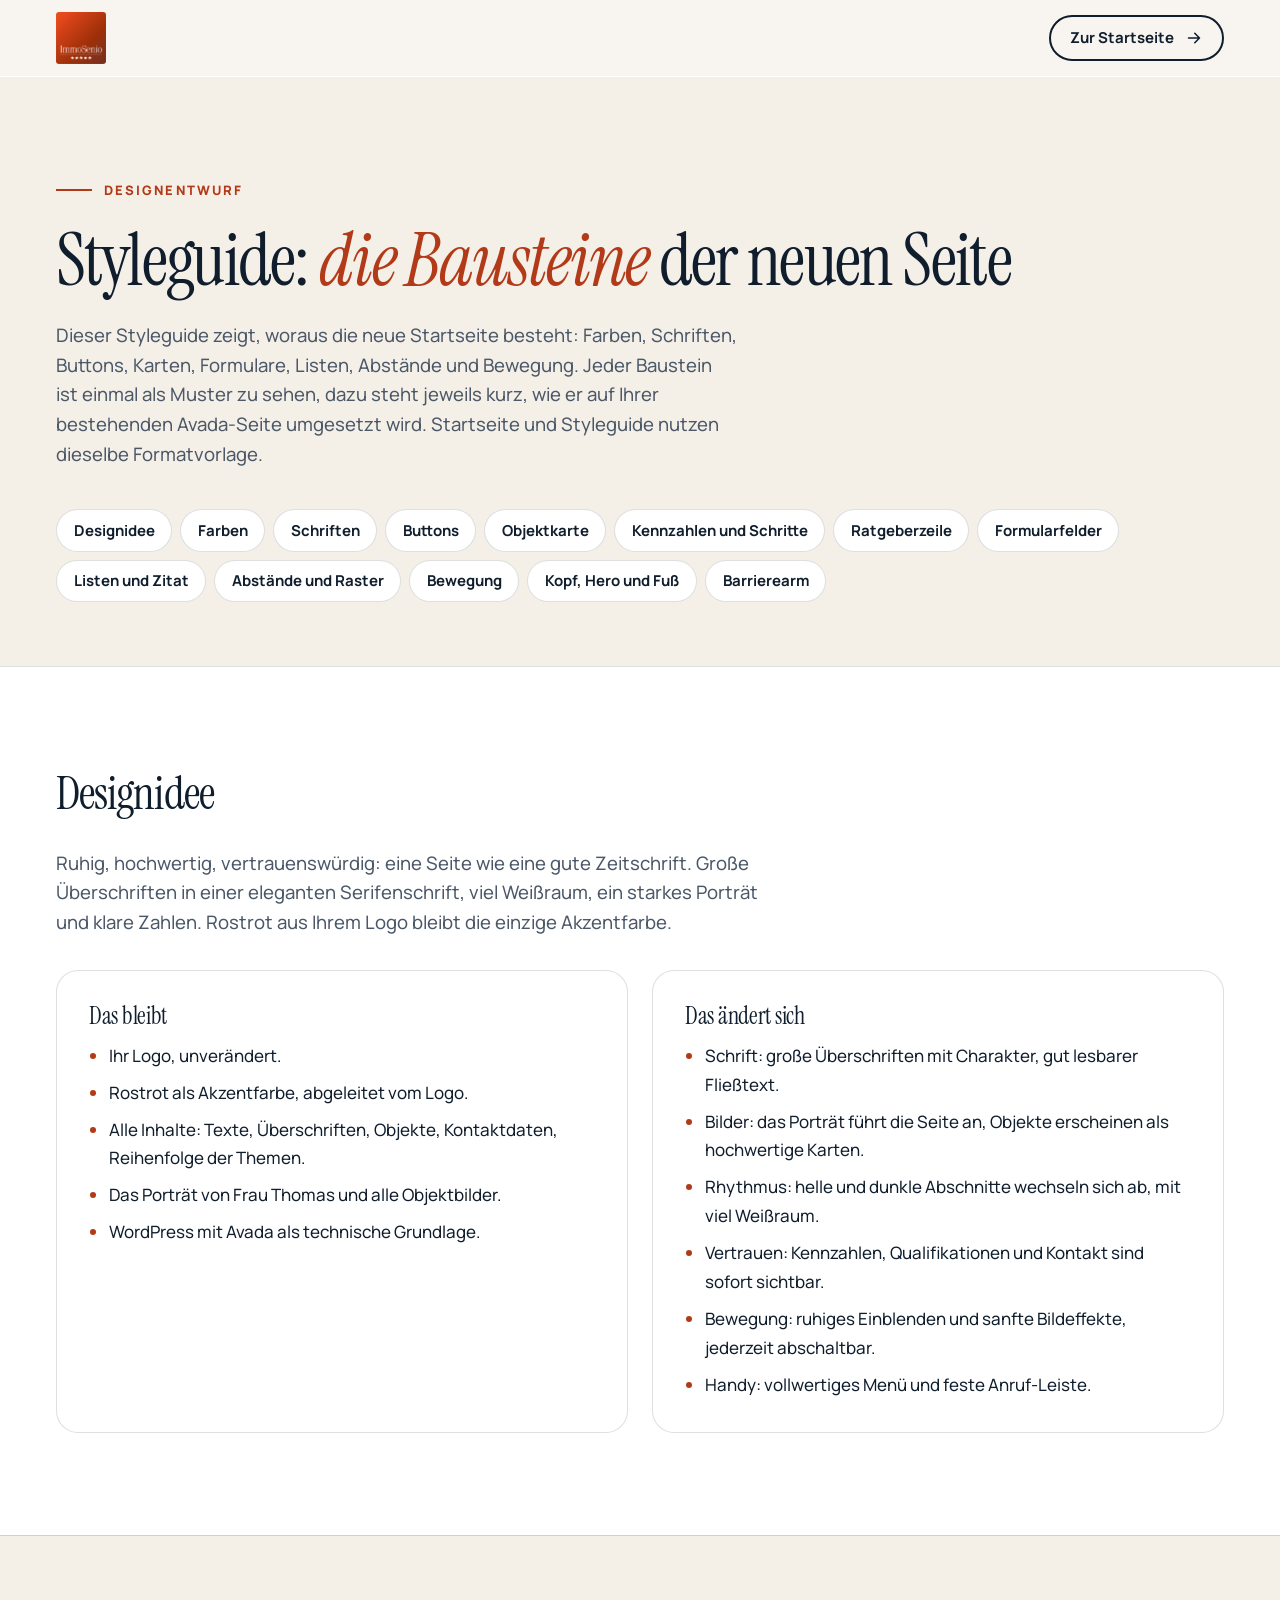
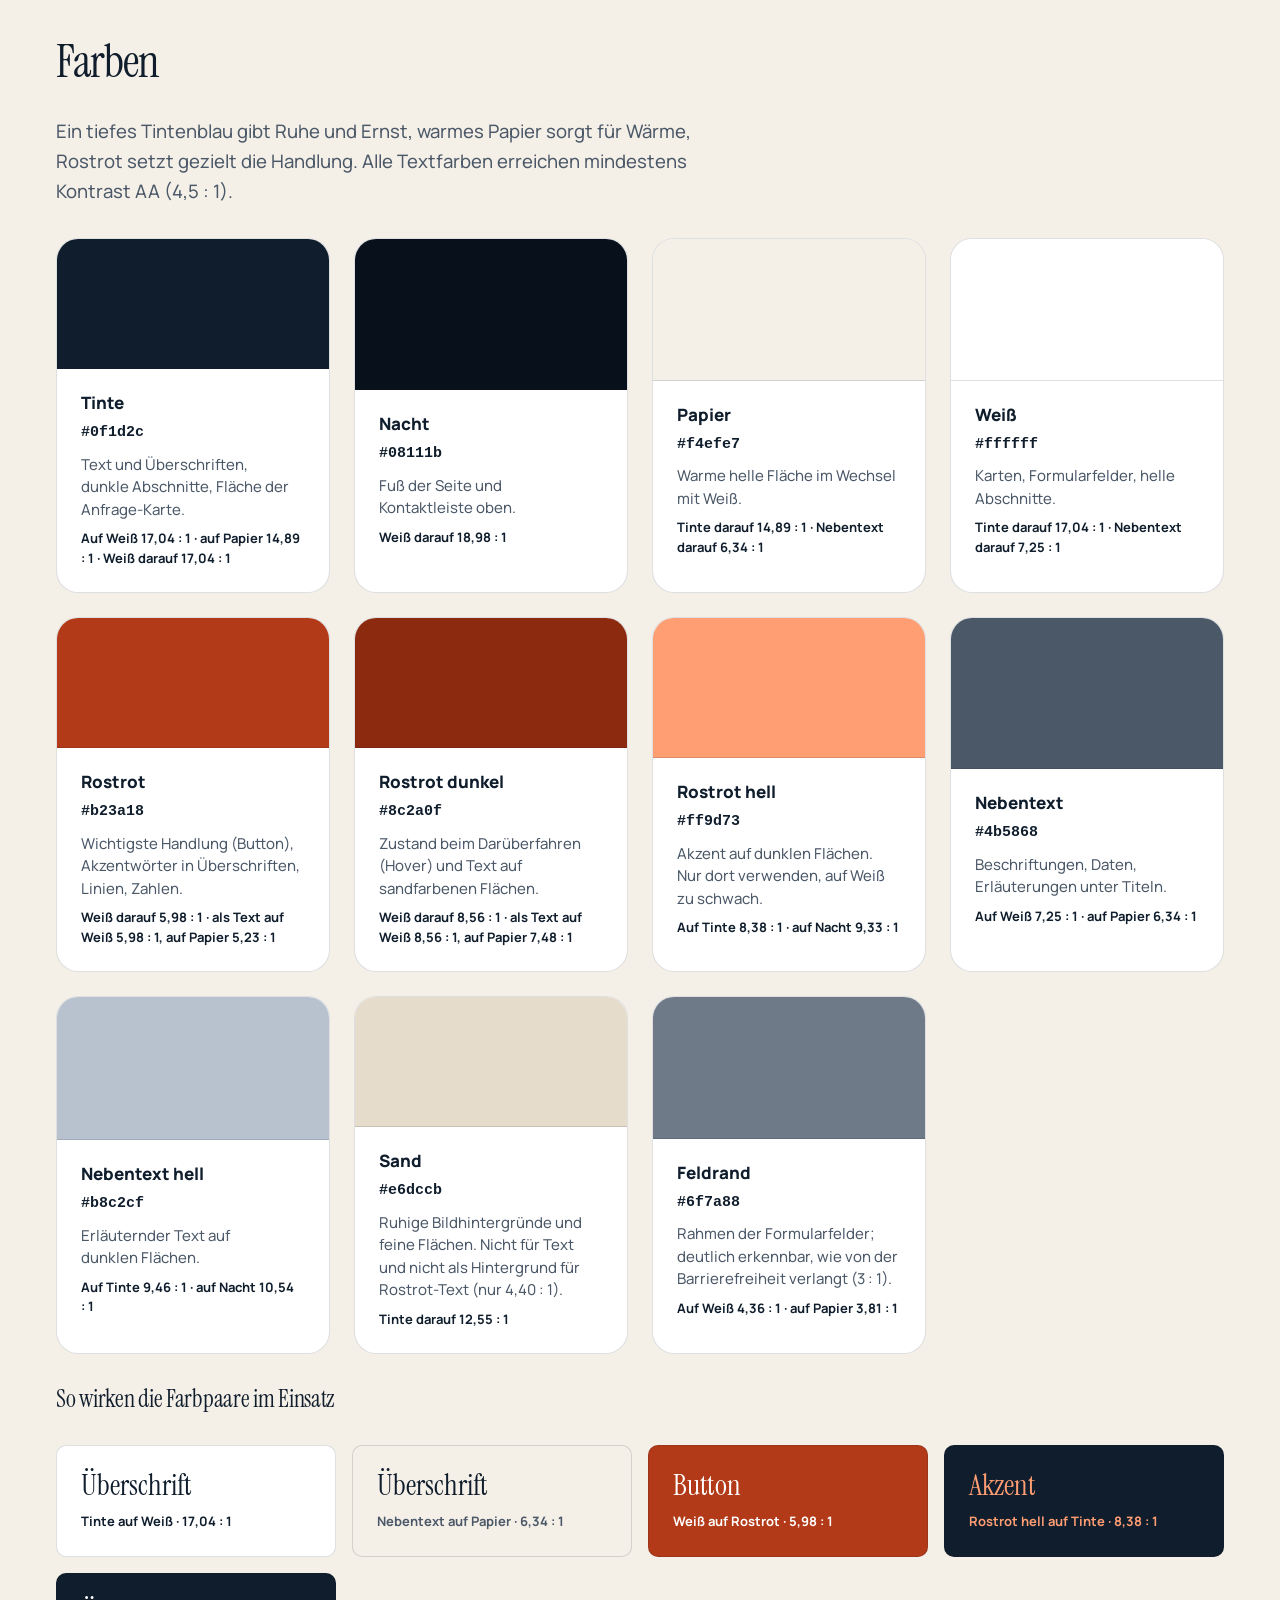
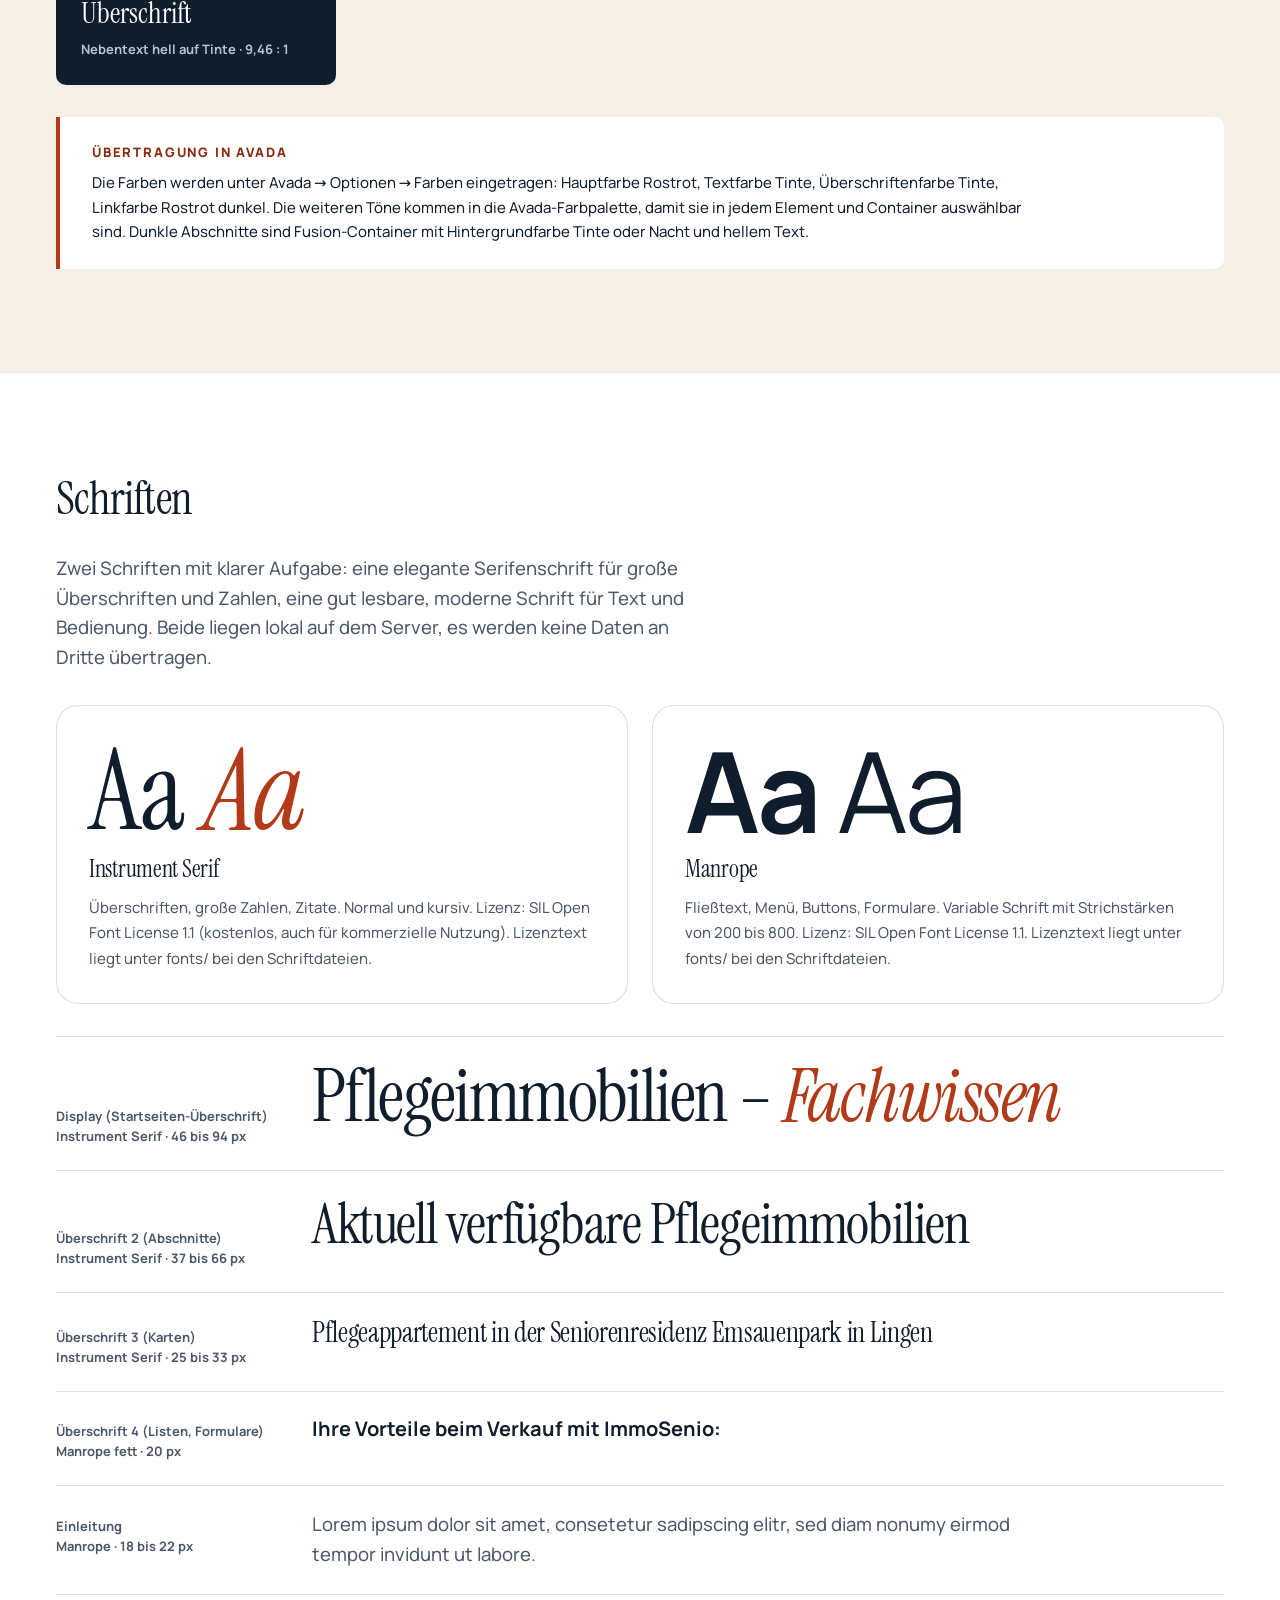
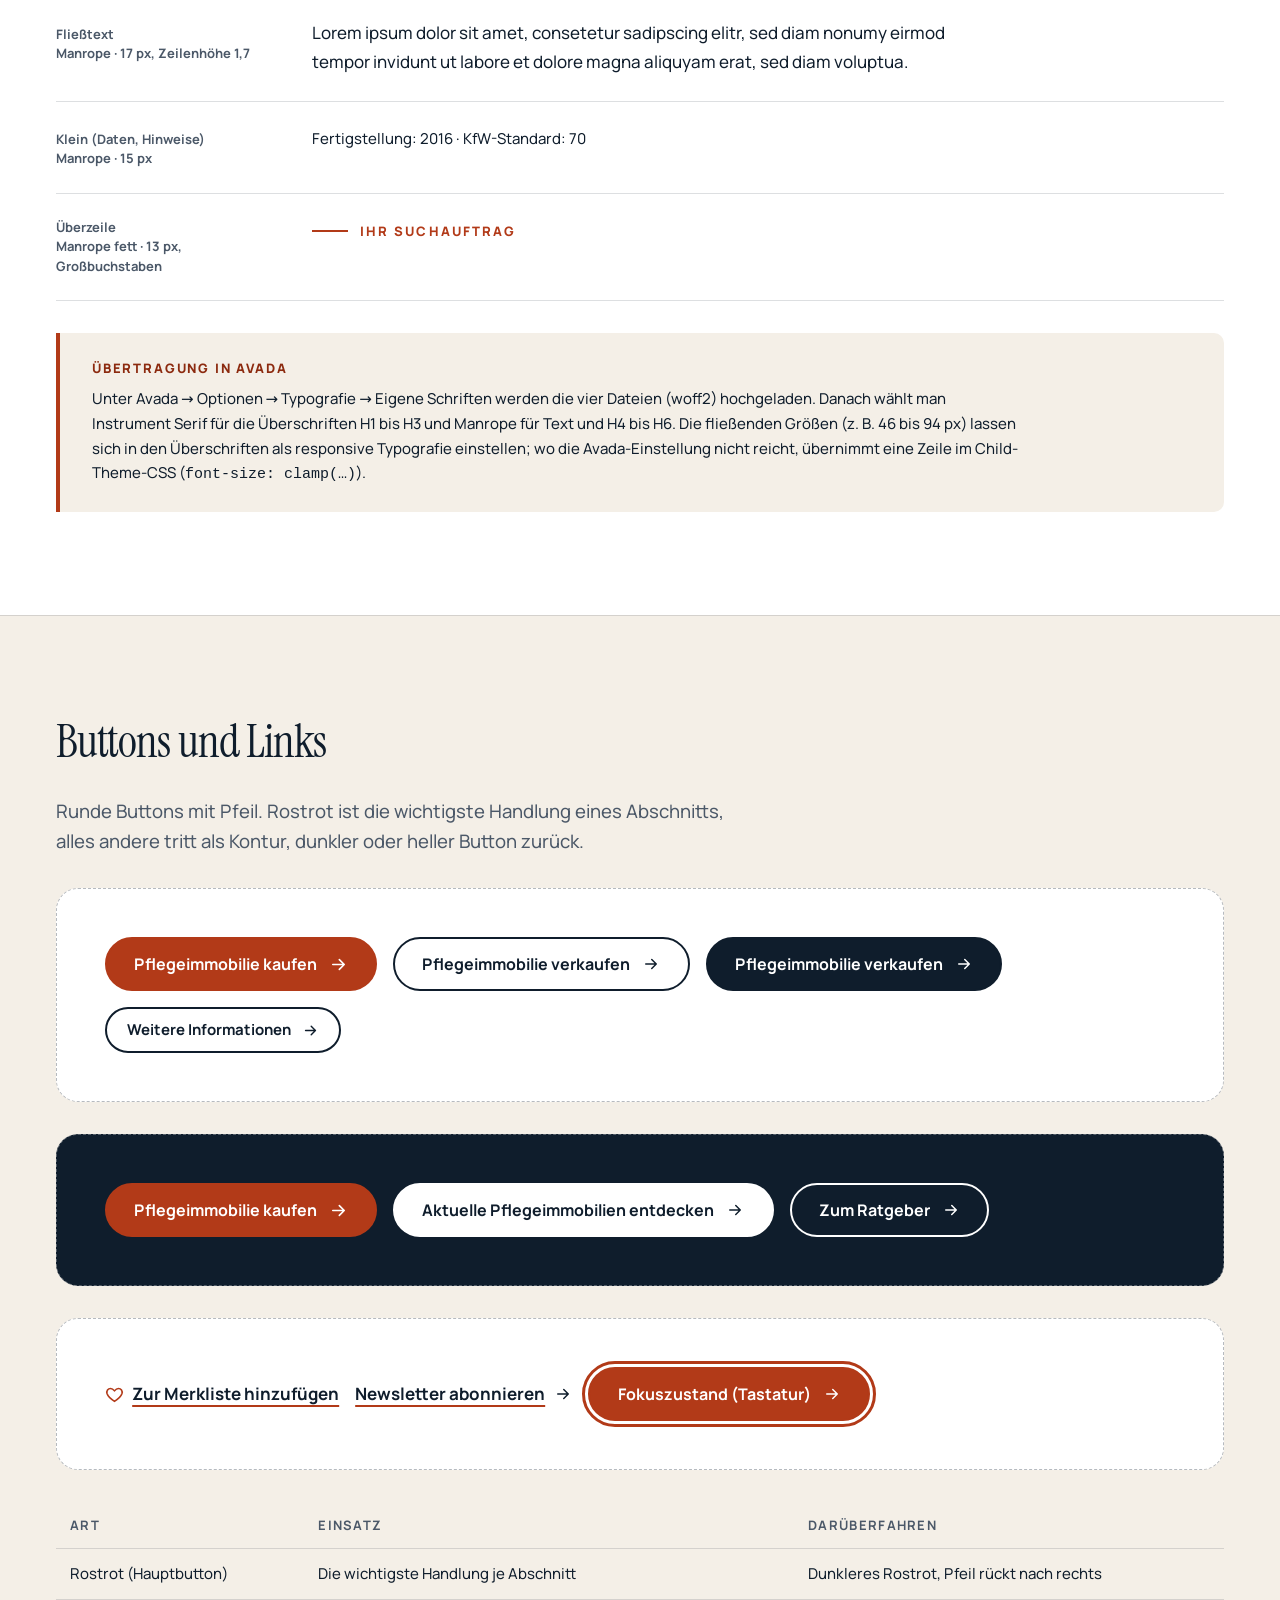
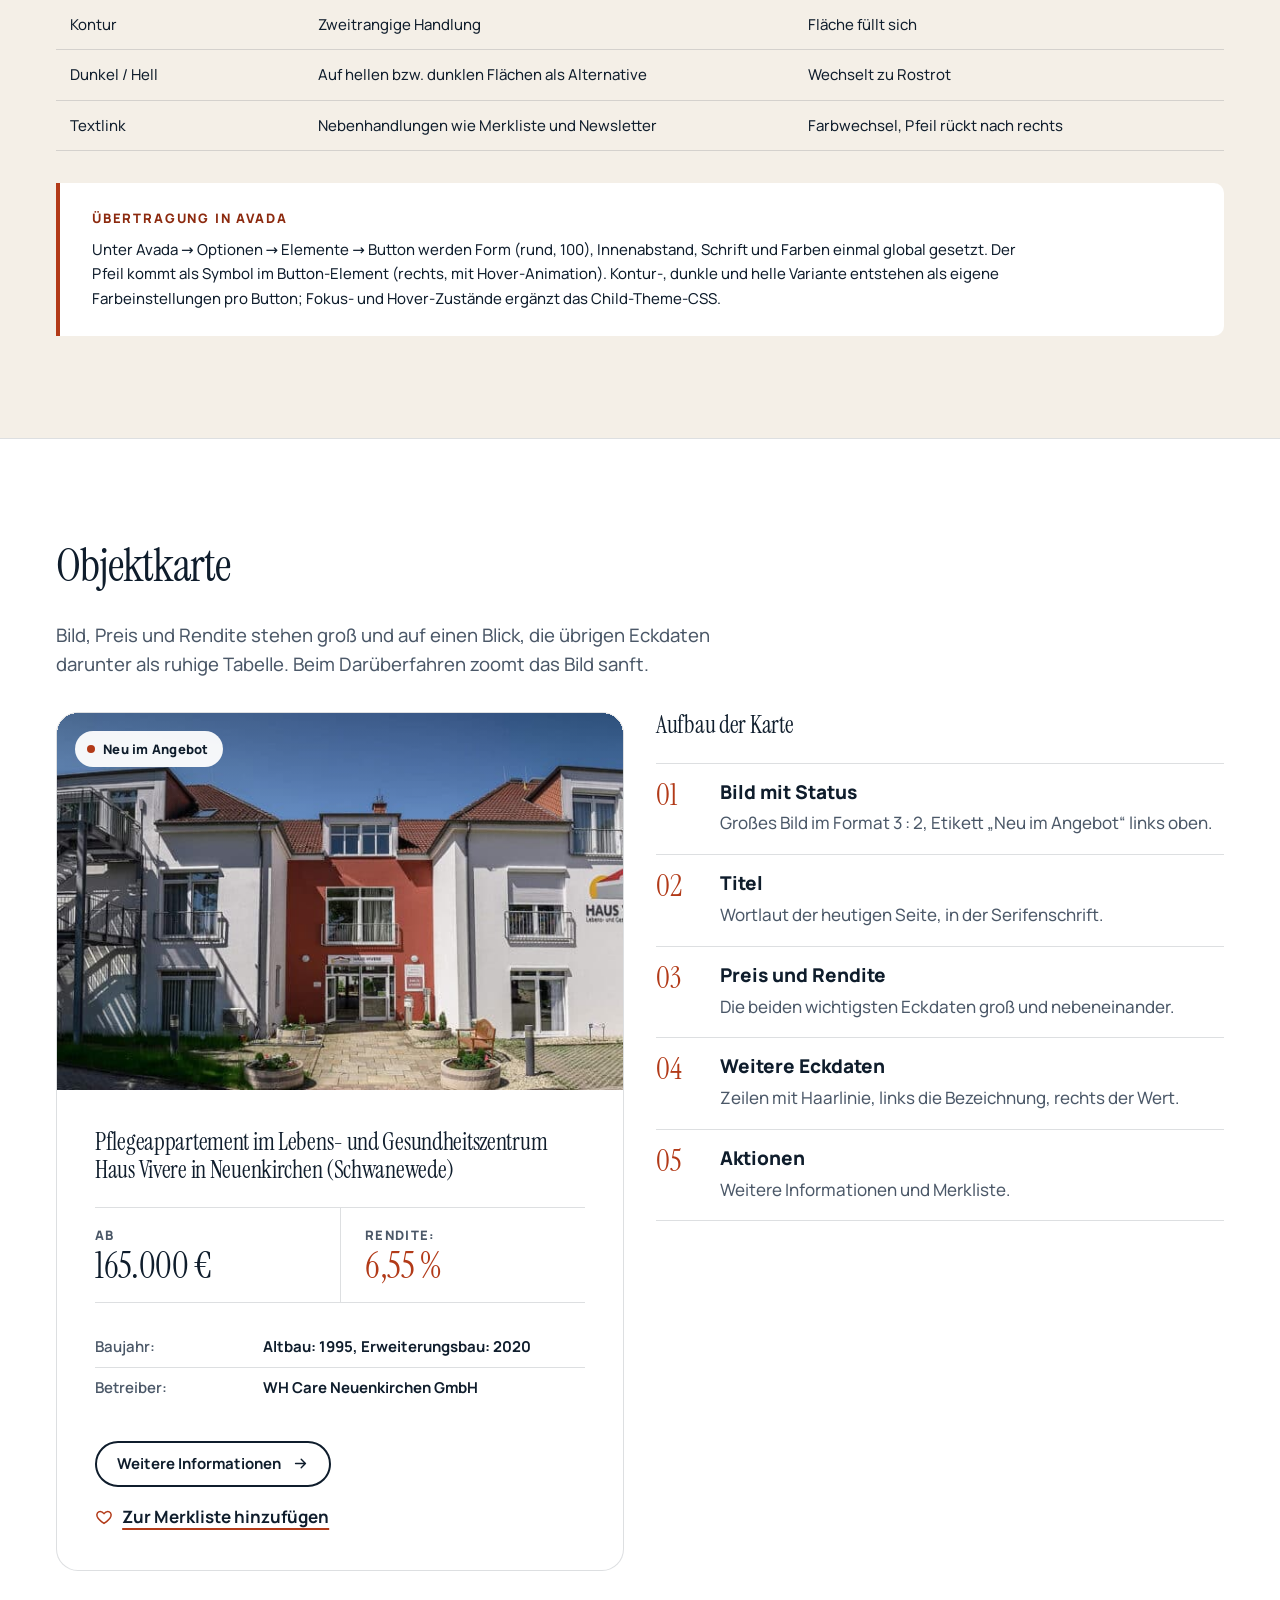
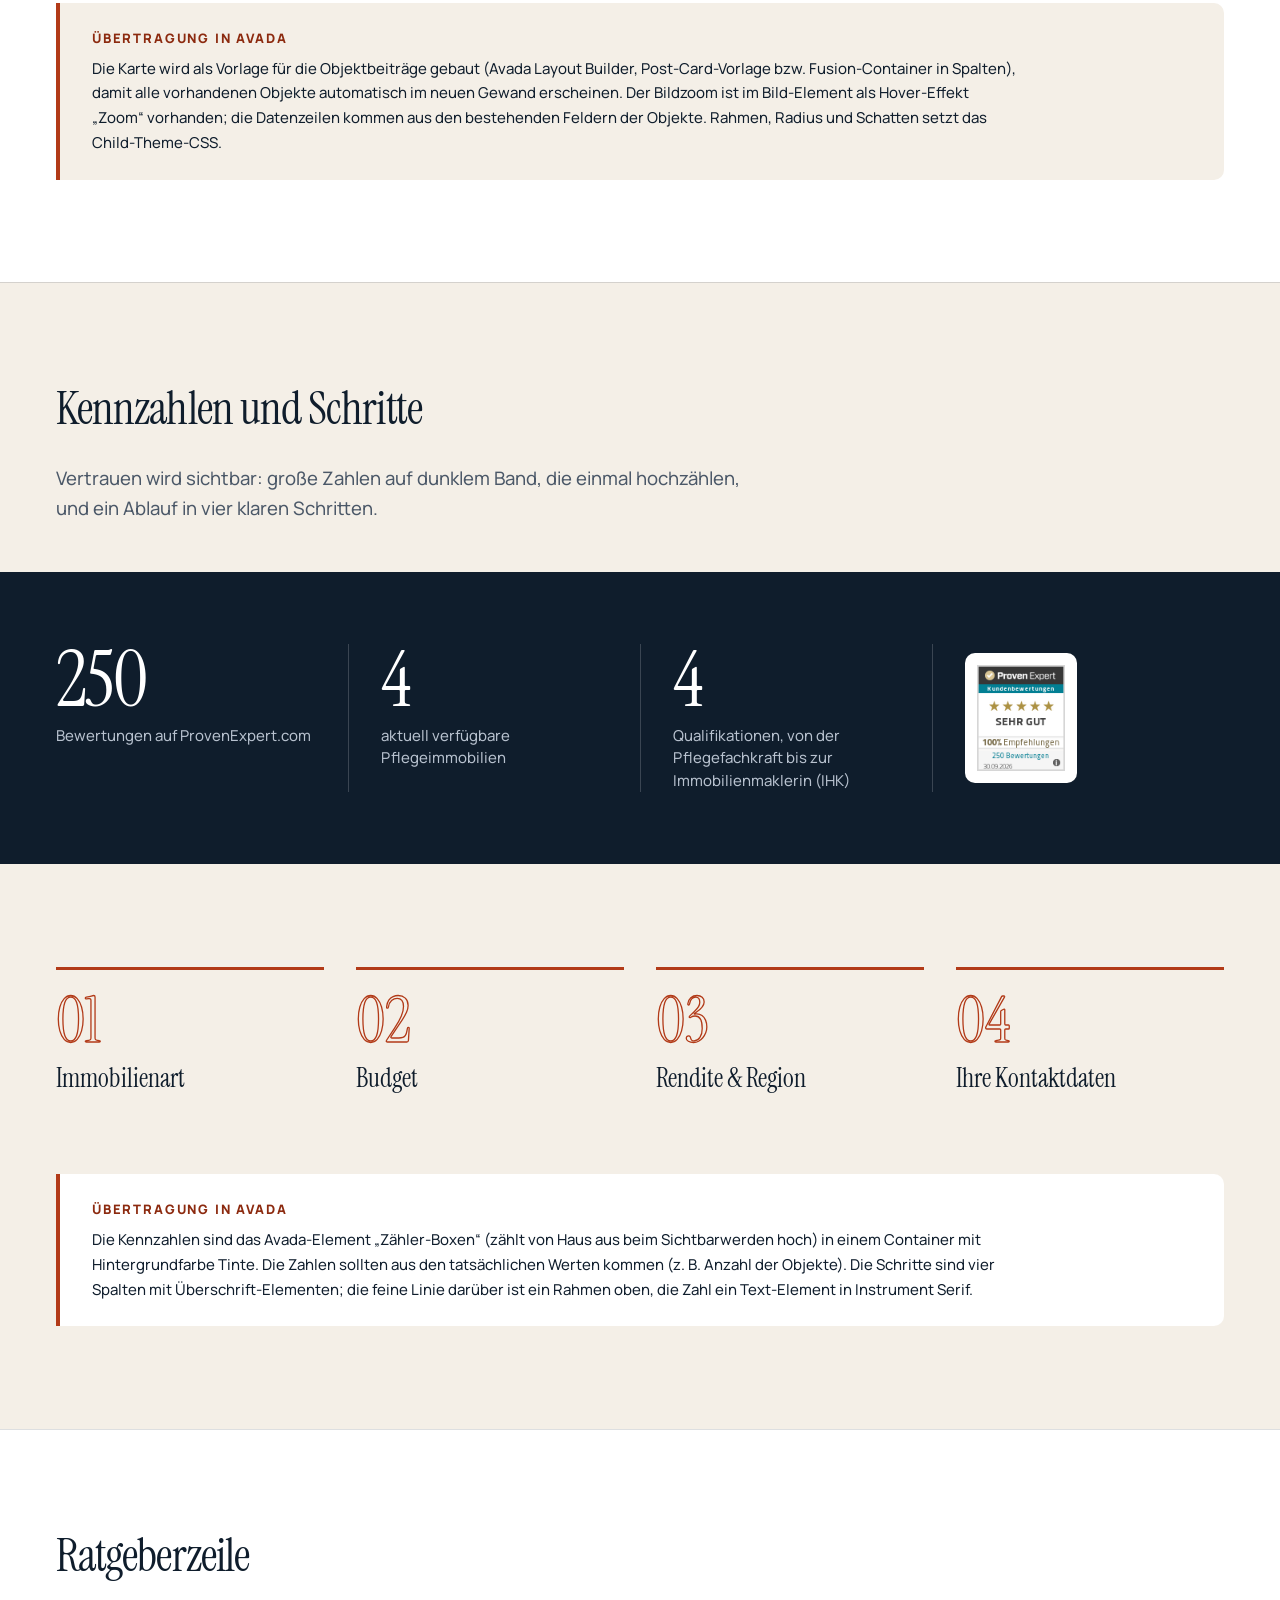
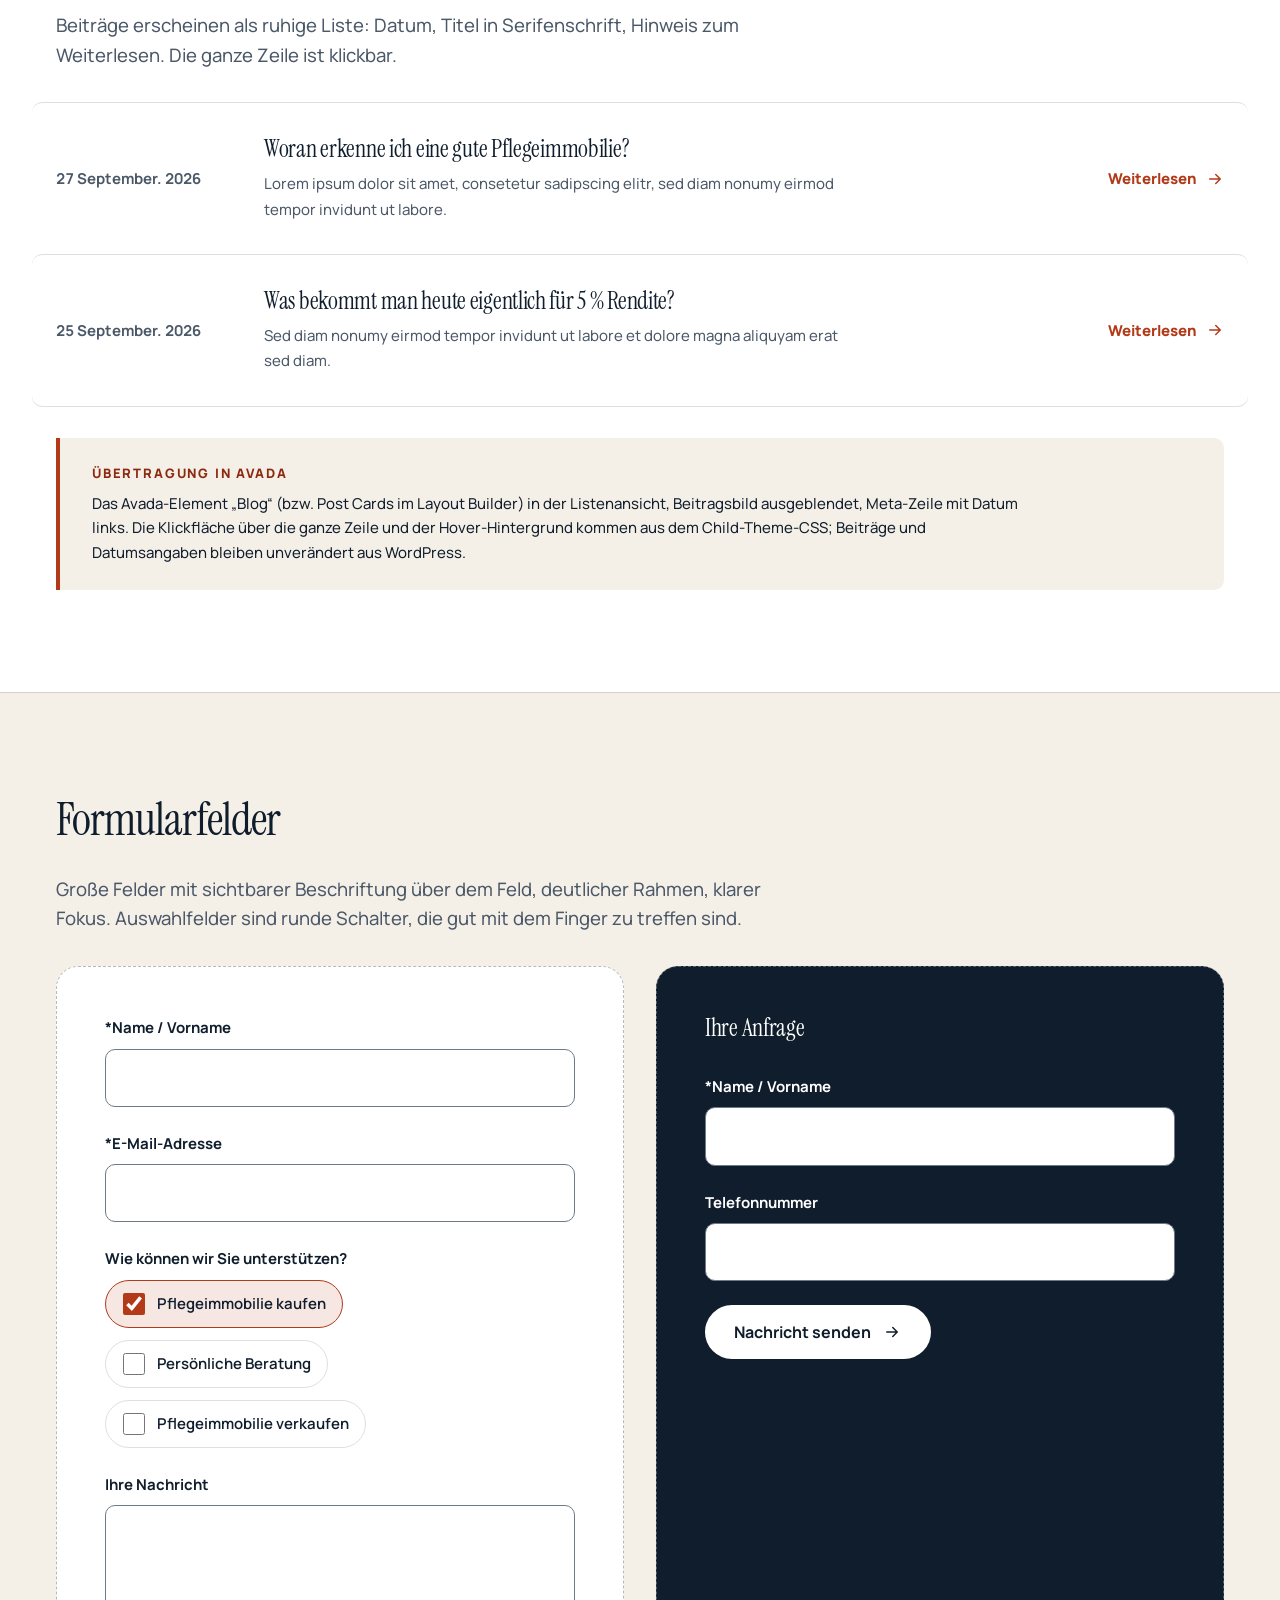
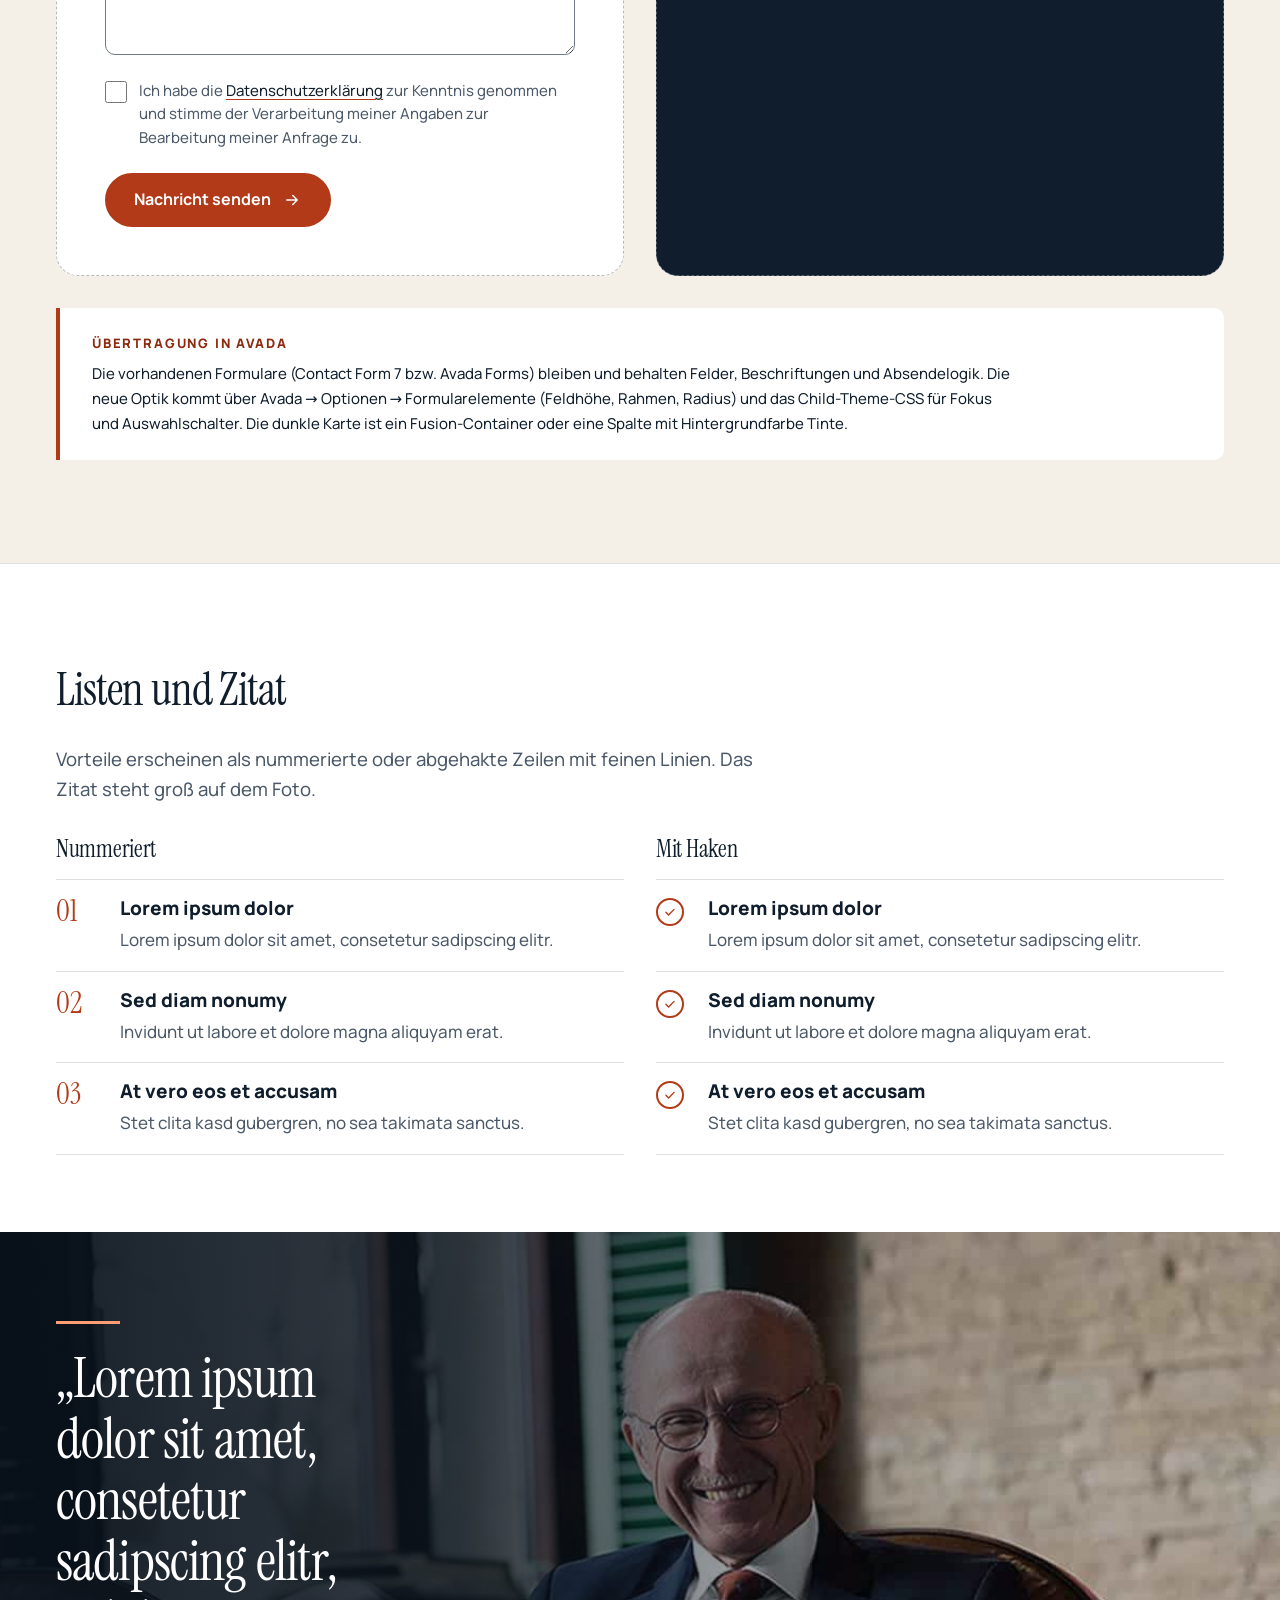
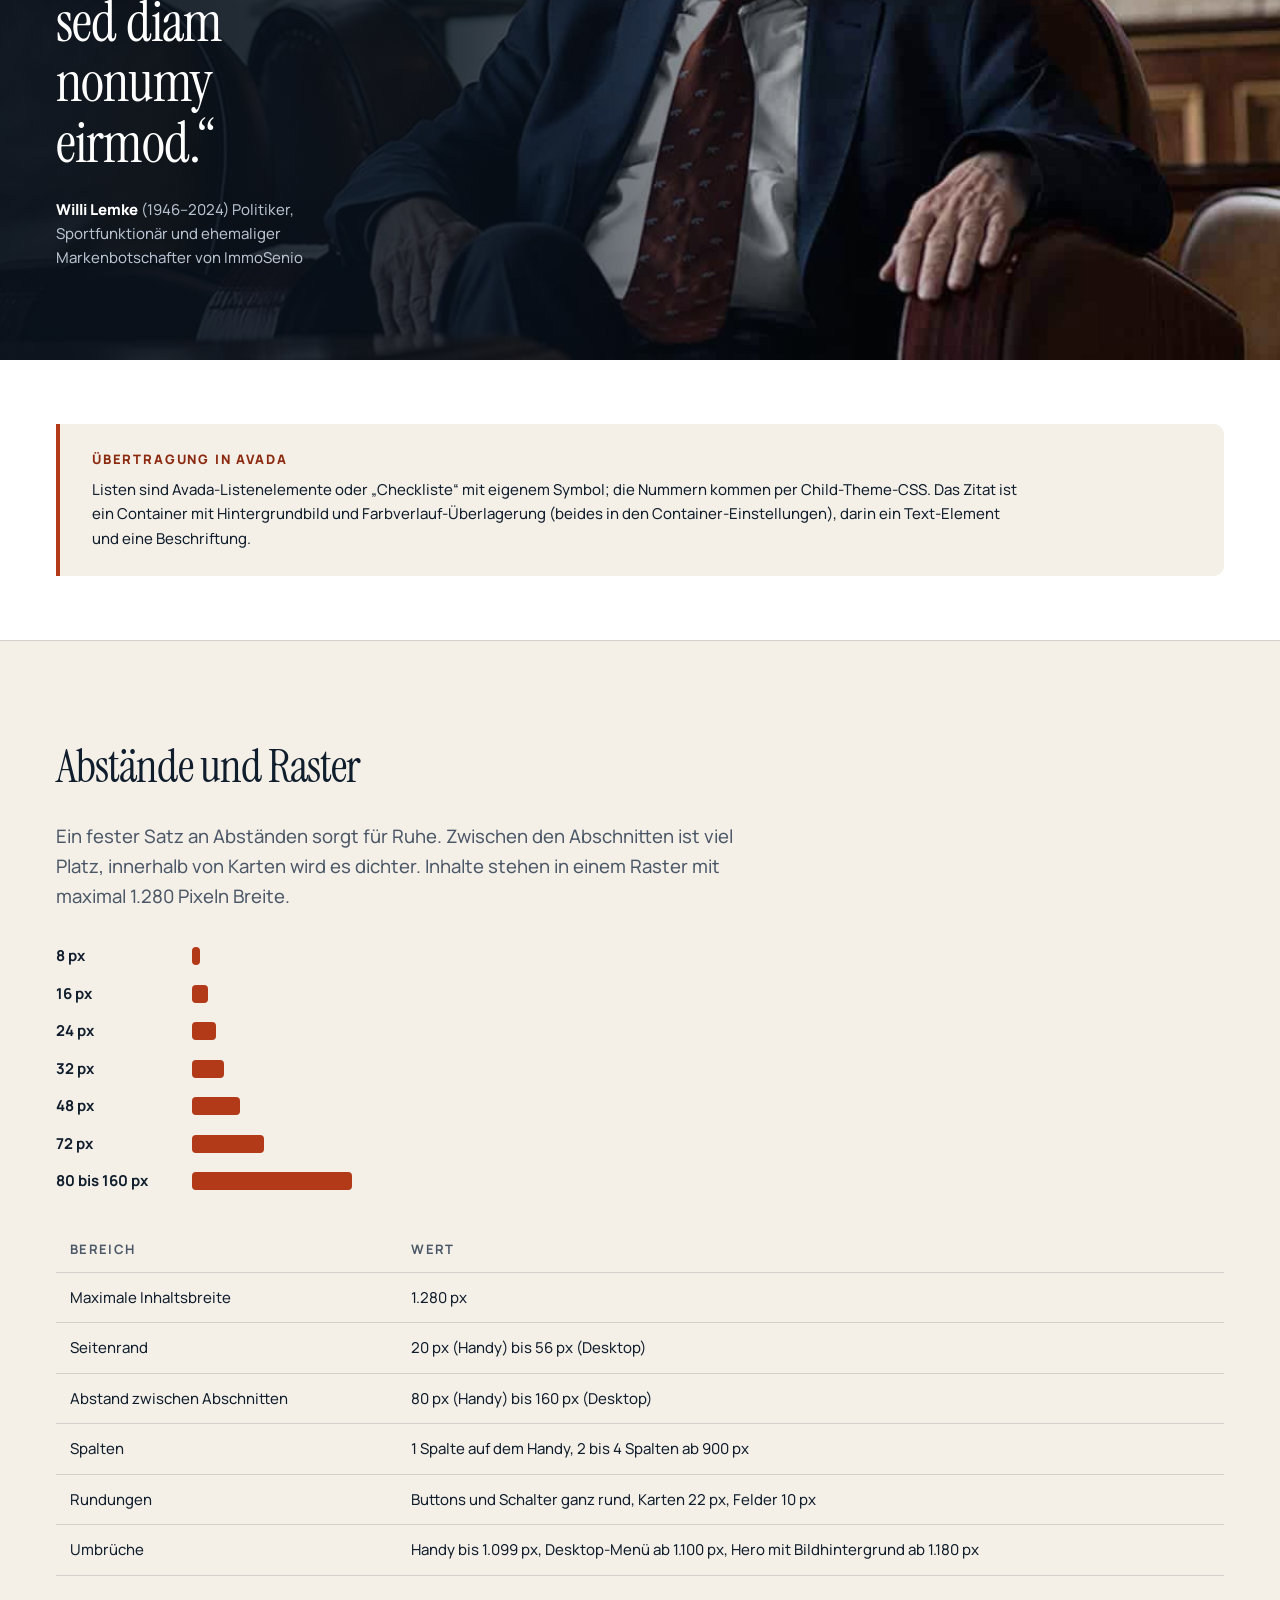
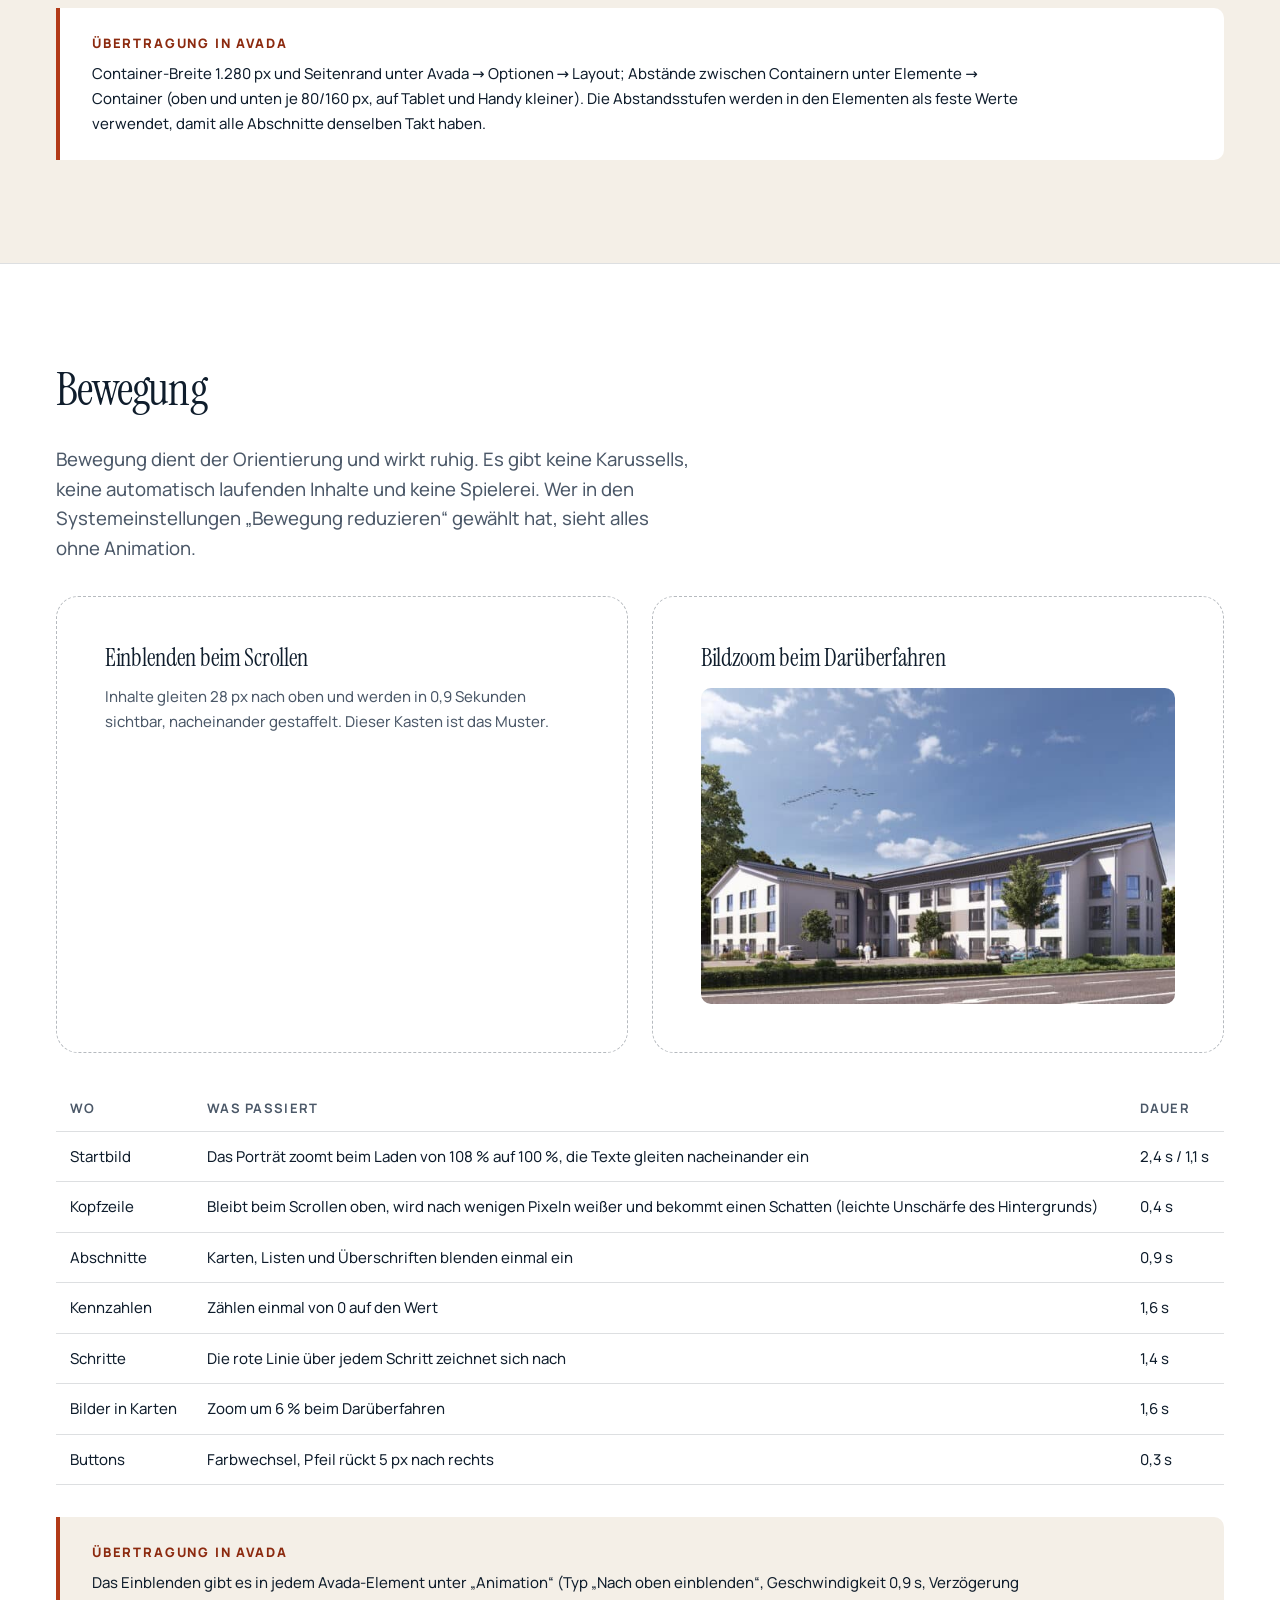
<file: styleguide.html>
<!DOCTYPE html>
<!-- Andersen Webworks Preview AW-PREVIEW-IMMOSENIO-2026-11-12 | Jan-Erik Andersen | Copyright Andersen Webworks | Erstellt 12.11.2026 -->
<html lang="de">
<head>
  <meta charset="utf-8">
  <meta name="viewport" content="width=device-width, initial-scale=1">
  <title>Styleguide – ImmoSenio (Designentwurf)</title>
  <meta name="description" content="Styleguide zum Designentwurf der Startseite von ImmoSenio.">
  <meta name="robots" content="noindex, nofollow">
  <meta name="author" content="Jan-Erik Andersen, Andersen Webworks">
  <meta name="generator" content="Andersen Webworks Preview AW-PREVIEW-IMMOSENIO-2026-11-12">
  <meta name="aw-preview-id" content="AW-PREVIEW-IMMOSENIO-2026-11-12">
  <meta name="rights" content="Konzept- und Website-Entwurf von Andersen Webworks. Nutzungsrechte werden im Rahmen einer Beauftragung eingeräumt.">
  <meta name="theme-color" content="#f4efe7">
  <link rel="preload" href="fonts/instrument-serif-latin-400-normal.woff2" as="font" type="font/woff2" crossorigin>
  <link rel="preload" href="fonts/manrope-latin-wght-normal.woff2" as="font" type="font/woff2" crossorigin>
  <link rel="stylesheet" href="css/immosenio.css">
  <script>document.documentElement.classList.add("js");</script>
</head>
<body data-aw-preview-id="AW-PREVIEW-IMMOSENIO-2026-11-12">
  <a class="sprunglink" href="#content">Zum Inhalt springen</a>

  <header class="kopf">
    <div class="container kopf__innen">
      <a class="kopf__logo" href="index.html"><img src="assets/logo.png" width="203" height="212" alt="ImmoSenio Logo"></a>
      <a class="btn btn--zweit btn--klein" href="index.html">Zur Startseite</a>
    </div>
  </header>

  <main id="content">

    <div class="sg-kopf">
      <div class="container sg-kopf__innen">
        <p class="eyebrow anim">Designentwurf</p>
        <h1 class="anim" style="--d:1">Styleguide: <em>die Bausteine</em> der neuen Seite</h1>
        <p class="lead anim" style="--d:2">Dieser Styleguide zeigt, woraus die neue Startseite besteht: Farben, Schriften, Buttons, Karten, Formulare, Listen, Abstände und Bewegung. Jeder Baustein ist einmal als Muster zu sehen, dazu steht jeweils kurz, wie er auf Ihrer bestehenden Avada-Seite umgesetzt wird. Startseite und Styleguide nutzen dieselbe Formatvorlage.</p>
        <nav class="sg-inhalt" aria-label="Inhalt dieser Seite">
          <a href="#idee">Designidee</a>
          <a href="#farben">Farben</a>
          <a href="#schriften">Schriften</a>
          <a href="#buttons">Buttons</a>
          <a href="#objektkarte">Objektkarte</a>
          <a href="#kennzahlen">Kennzahlen und Schritte</a>
          <a href="#ratgeberkarte">Ratgeberzeile</a>
          <a href="#formulare">Formularfelder</a>
          <a href="#listen">Listen und Zitat</a>
          <a href="#abstaende">Abstände und Raster</a>
          <a href="#bewegung">Bewegung</a>
          <a href="#bausteine">Kopf, Hero und Fuß</a>
          <a href="#zugaenglich">Barrierearm</a>
        </nav>
      </div>
    </div>

    <!-- Designidee -->
    <section class="sg-abschnitt" id="idee" aria-labelledby="idee-titel">
      <div class="container">
        <h2 id="idee-titel">Designidee</h2>
        <p class="lead">Ruhig, hochwertig, vertrauenswürdig: eine Seite wie eine gute Zeitschrift. Große Überschriften in einer eleganten Serifenschrift, viel Weißraum, ein starkes Porträt und klare Zahlen. Rostrot aus Ihrem Logo bleibt die einzige Akzentfarbe.</p>
        <div class="sg-vergleich">
          <div class="sg-box">
            <h3>Das bleibt</h3>
            <ul>
              <li>Ihr Logo, unverändert.</li>
              <li>Rostrot als Akzentfarbe, abgeleitet vom Logo.</li>
              <li>Alle Inhalte: Texte, Überschriften, Objekte, Kontaktdaten, Reihenfolge der Themen.</li>
              <li>Das Porträt von Frau Thomas und alle Objektbilder.</li>
              <li>WordPress mit Avada als technische Grundlage.</li>
            </ul>
          </div>
          <div class="sg-box">
            <h3>Das ändert sich</h3>
            <ul>
              <li>Schrift: große Überschriften mit Charakter, gut lesbarer Fließtext.</li>
              <li>Bilder: das Porträt führt die Seite an, Objekte erscheinen als hochwertige Karten.</li>
              <li>Rhythmus: helle und dunkle Abschnitte wechseln sich ab, mit viel Weißraum.</li>
              <li>Vertrauen: Kennzahlen, Qualifikationen und Kontakt sind sofort sichtbar.</li>
              <li>Bewegung: ruhiges Einblenden und sanfte Bildeffekte, jederzeit abschaltbar.</li>
              <li>Handy: vollwertiges Menü und feste Anruf-Leiste.</li>
            </ul>
          </div>
        </div>
      </div>
    </section>

    <!-- Farben -->
    <section class="sg-abschnitt" id="farben" aria-labelledby="farben-titel">
      <div class="container">
        <h2 id="farben-titel">Farben</h2>
        <p class="lead">Ein tiefes Tintenblau gibt Ruhe und Ernst, warmes Papier sorgt für Wärme, Rostrot setzt gezielt die Handlung. Alle Textfarben erreichen mindestens Kontrast AA (4,5 : 1).</p>

        <div class="sg-farben">
          <div class="sg-farbe">
            <div class="sg-farbe__muster" style="background: var(--c-tinte);"></div>
            <div class="sg-farbe__text">
              <h3>Tinte</h3>
              <span class="sg-farbe__hex">#0f1d2c</span>
              <p>Text und Überschriften, dunkle Abschnitte, Fläche der Anfrage-Karte.</p>
              <p class="kontrast">Auf Weiß 17,04 : 1 · auf Papier 14,89 : 1 · Weiß darauf 17,04 : 1</p>
            </div>
          </div>
          <div class="sg-farbe">
            <div class="sg-farbe__muster" style="background: var(--c-nacht);"></div>
            <div class="sg-farbe__text">
              <h3>Nacht</h3>
              <span class="sg-farbe__hex">#08111b</span>
              <p>Fuß der Seite und Kontaktleiste oben.</p>
              <p class="kontrast">Weiß darauf 18,98 : 1</p>
            </div>
          </div>
          <div class="sg-farbe">
            <div class="sg-farbe__muster" style="background: var(--c-papier);"></div>
            <div class="sg-farbe__text">
              <h3>Papier</h3>
              <span class="sg-farbe__hex">#f4efe7</span>
              <p>Warme helle Fläche im Wechsel mit Weiß.</p>
              <p class="kontrast">Tinte darauf 14,89 : 1 · Nebentext darauf 6,34 : 1</p>
            </div>
          </div>
          <div class="sg-farbe">
            <div class="sg-farbe__muster" style="background: var(--c-weiss);"></div>
            <div class="sg-farbe__text">
              <h3>Weiß</h3>
              <span class="sg-farbe__hex">#ffffff</span>
              <p>Karten, Formularfelder, helle Abschnitte.</p>
              <p class="kontrast">Tinte darauf 17,04 : 1 · Nebentext darauf 7,25 : 1</p>
            </div>
          </div>
          <div class="sg-farbe">
            <div class="sg-farbe__muster" style="background: var(--c-rost);"></div>
            <div class="sg-farbe__text">
              <h3>Rostrot</h3>
              <span class="sg-farbe__hex">#b23a18</span>
              <p>Wichtigste Handlung (Button), Akzentwörter in Überschriften, Linien, Zahlen.</p>
              <p class="kontrast">Weiß darauf 5,98 : 1 · als Text auf Weiß 5,98 : 1, auf Papier 5,23 : 1</p>
            </div>
          </div>
          <div class="sg-farbe">
            <div class="sg-farbe__muster" style="background: var(--c-rost-dunkel);"></div>
            <div class="sg-farbe__text">
              <h3>Rostrot dunkel</h3>
              <span class="sg-farbe__hex">#8c2a0f</span>
              <p>Zustand beim Darüberfahren (Hover) und Text auf sandfarbenen Flächen.</p>
              <p class="kontrast">Weiß darauf 8,56 : 1 · als Text auf Weiß 8,56 : 1, auf Papier 7,48 : 1</p>
            </div>
          </div>
          <div class="sg-farbe">
            <div class="sg-farbe__muster" style="background: var(--c-rost-hell);"></div>
            <div class="sg-farbe__text">
              <h3>Rostrot hell</h3>
              <span class="sg-farbe__hex">#ff9d73</span>
              <p>Akzent auf dunklen Flächen. Nur dort verwenden, auf Weiß zu schwach.</p>
              <p class="kontrast">Auf Tinte 8,38 : 1 · auf Nacht 9,33 : 1</p>
            </div>
          </div>
          <div class="sg-farbe">
            <div class="sg-farbe__muster" style="background: var(--c-leise);"></div>
            <div class="sg-farbe__text">
              <h3>Nebentext</h3>
              <span class="sg-farbe__hex">#4b5868</span>
              <p>Beschriftungen, Daten, Erläuterungen unter Titeln.</p>
              <p class="kontrast">Auf Weiß 7,25 : 1 · auf Papier 6,34 : 1</p>
            </div>
          </div>
          <div class="sg-farbe">
            <div class="sg-farbe__muster" style="background: var(--c-leise-hell);"></div>
            <div class="sg-farbe__text">
              <h3>Nebentext hell</h3>
              <span class="sg-farbe__hex">#b8c2cf</span>
              <p>Erläuternder Text auf dunklen Flächen.</p>
              <p class="kontrast">Auf Tinte 9,46 : 1 · auf Nacht 10,54 : 1</p>
            </div>
          </div>
          <div class="sg-farbe">
            <div class="sg-farbe__muster" style="background: var(--c-sand);"></div>
            <div class="sg-farbe__text">
              <h3>Sand</h3>
              <span class="sg-farbe__hex">#e6dccb</span>
              <p>Ruhige Bildhintergründe und feine Flächen. Nicht für Text und nicht als Hintergrund für Rostrot-Text (nur 4,40 : 1).</p>
              <p class="kontrast">Tinte darauf 12,55 : 1</p>
            </div>
          </div>
          <div class="sg-farbe">
            <div class="sg-farbe__muster" style="background: var(--c-feld);"></div>
            <div class="sg-farbe__text">
              <h3>Feldrand</h3>
              <span class="sg-farbe__hex">#6f7a88</span>
              <p>Rahmen der Formularfelder; deutlich erkennbar, wie von der Barrierefreiheit verlangt (3 : 1).</p>
              <p class="kontrast">Auf Weiß 4,36 : 1 · auf Papier 3,81 : 1</p>
            </div>
          </div>
        </div>

        <h3>So wirken die Farbpaare im Einsatz</h3>
        <div class="sg-paare">
          <div class="sg-paar" style="background:#fff; color: var(--c-tinte);"><strong>Überschrift</strong><span>Tinte auf Weiß · 17,04 : 1</span></div>
          <div class="sg-paar" style="background: var(--c-papier); color: var(--c-leise);"><strong style="color: var(--c-tinte);">Überschrift</strong><span>Nebentext auf Papier · 6,34 : 1</span></div>
          <div class="sg-paar" style="background: var(--c-rost); color:#fff;"><strong>Button</strong><span>Weiß auf Rostrot · 5,98 : 1</span></div>
          <div class="sg-paar" style="background: var(--c-tinte); color: var(--c-rost-hell);"><strong>Akzent</strong><span>Rostrot hell auf Tinte · 8,38 : 1</span></div>
          <div class="sg-paar" style="background: var(--c-tinte); color: var(--c-leise-hell);"><strong style="color:#fff;">Überschrift</strong><span>Nebentext hell auf Tinte · 9,46 : 1</span></div>
        </div>

        <div class="sg-avada">
          <strong>Übertragung in Avada</strong>
          <p>Die Farben werden unter Avada → Optionen → Farben eingetragen: Hauptfarbe Rostrot, Textfarbe Tinte, Überschriftenfarbe Tinte, Linkfarbe Rostrot dunkel. Die weiteren Töne kommen in die Avada-Farbpalette, damit sie in jedem Element und Container auswählbar sind. Dunkle Abschnitte sind Fusion-Container mit Hintergrundfarbe Tinte oder Nacht und hellem Text.</p>
        </div>
      </div>
    </section>

    <!-- Schriften -->
    <section class="sg-abschnitt" id="schriften" aria-labelledby="schriften-titel">
      <div class="container">
        <h2 id="schriften-titel">Schriften</h2>
        <p class="lead">Zwei Schriften mit klarer Aufgabe: eine elegante Serifenschrift für große Überschriften und Zahlen, eine gut lesbare, moderne Schrift für Text und Bedienung. Beide liegen lokal auf dem Server, es werden keine Daten an Dritte übertragen.</p>

        <div class="sg-schriftmuster">
          <div class="sg-schrift">
            <p class="sg-schrift__buchstaben" style="font-family: var(--f-display);">Aa <em style="color: var(--c-rost);">Aa</em></p>
            <h3>Instrument Serif</h3>
            <p class="klein leise">Überschriften, große Zahlen, Zitate. Normal und kursiv. Lizenz: SIL Open Font License 1.1 (kostenlos, auch für kommerzielle Nutzung). Lizenztext liegt unter fonts/ bei den Schriftdateien.</p>
          </div>
          <div class="sg-schrift">
            <p class="sg-schrift__buchstaben" style="font-family: var(--f-text); font-weight: 700; letter-spacing: -0.03em;">Aa <span style="font-weight: 400;">Aa</span></p>
            <h3>Manrope</h3>
            <p class="klein leise">Fließtext, Menü, Buttons, Formulare. Variable Schrift mit Strichstärken von 200 bis 800. Lizenz: SIL Open Font License 1.1. Lizenztext liegt unter fonts/ bei den Schriftdateien.</p>
          </div>
        </div>

        <div class="sg-skala">
          <div><span class="sg-meta">Display (Startseiten-Überschrift)<br>Instrument Serif · 46 bis 94 px</span><p class="t-display" style="max-width:none;">Pflegeimmobilien – <em>Fachwissen</em></p></div>
          <div><span class="sg-meta">Überschrift 2 (Abschnitte)<br>Instrument Serif · 37 bis 66 px</span><p class="t-h2" style="max-width:none;">Aktuell verfügbare Pflegeimmobilien</p></div>
          <div><span class="sg-meta">Überschrift 3 (Karten)<br>Instrument Serif · 25 bis 33 px</span><p class="t-h3" style="max-width:none;">Pflegeappartement in der Seniorenresidenz Emsauenpark in Lingen</p></div>
          <div><span class="sg-meta">Überschrift 4 (Listen, Formulare)<br>Manrope fett · 20 px</span><p class="t-h4" style="max-width:none;">Ihre Vorteile beim Verkauf mit ImmoSenio:</p></div>
          <div><span class="sg-meta">Einleitung<br>Manrope · 18 bis 22 px</span><p class="lead">Lorem ipsum dolor sit amet, consetetur sadipscing elitr, sed diam nonumy eirmod tempor invidunt ut labore.</p></div>
          <div><span class="sg-meta">Fließtext<br>Manrope · 17 px, Zeilenhöhe 1,7</span><p>Lorem ipsum dolor sit amet, consetetur sadipscing elitr, sed diam nonumy eirmod tempor invidunt ut labore et dolore magna aliquyam erat, sed diam voluptua.</p></div>
          <div><span class="sg-meta">Klein (Daten, Hinweise)<br>Manrope · 15 px</span><p class="klein">Fertigstellung: 2016 · KfW-Standard: 70</p></div>
          <div><span class="sg-meta">Überzeile<br>Manrope fett · 13 px, Großbuchstaben</span><p class="eyebrow">Ihr Suchauftrag</p></div>
        </div>

        <div class="sg-avada">
          <strong>Übertragung in Avada</strong>
          <p>Unter Avada → Optionen → Typografie → Eigene Schriften werden die vier Dateien (woff2) hochgeladen. Danach wählt man Instrument Serif für die Überschriften H1 bis H3 und Manrope für Text und H4 bis H6. Die fließenden Größen (z. B. 46 bis 94 px) lassen sich in den Überschriften als responsive Typografie einstellen; wo die Avada-Einstellung nicht reicht, übernimmt eine Zeile im Child-Theme-CSS (<code>font-size: clamp(…)</code>).</p>
        </div>
      </div>
    </section>

    <!-- Buttons -->
    <section class="sg-abschnitt" id="buttons" aria-labelledby="buttons-titel">
      <div class="container">
        <h2 id="buttons-titel">Buttons und Links</h2>
        <p class="lead">Runde Buttons mit Pfeil. Rostrot ist die wichtigste Handlung eines Abschnitts, alles andere tritt als Kontur, dunkler oder heller Button zurück.</p>
        <div class="sg-demo">
          <div class="sg-zeile">
            <a class="btn" href="#buttons">Pflegeimmobilie kaufen</a>
            <a class="btn btn--zweit" href="#buttons">Pflegeimmobilie verkaufen</a>
            <a class="btn btn--dunkel" href="#buttons">Pflegeimmobilie verkaufen</a>
            <a class="btn btn--zweit btn--klein" href="#buttons">Weitere Informationen</a>
          </div>
        </div>
        <div class="sg-demo auf-dunkel">
          <div class="sg-zeile">
            <a class="btn" href="#buttons">Pflegeimmobilie kaufen</a>
            <a class="btn btn--hell" href="#buttons">Aktuelle Pflegeimmobilien entdecken</a>
            <a class="btn btn--zweit" href="#buttons">Zum Ratgeber</a>
          </div>
        </div>
        <div class="sg-demo">
          <div class="sg-zeile">
            <button class="textlink" type="button" data-merken aria-pressed="false"><span class="ikone ikone--herz" aria-hidden="true"></span>Zur Merkliste hinzufügen</button>
            <a class="textlink textlink--pfeil" href="#buttons">Newsletter abonnieren</a>
            <a class="btn" href="#buttons" style="outline: 3px solid var(--c-rost); outline-offset: 3px;">Fokuszustand (Tastatur)</a>
          </div>
        </div>
        <table class="sg-tabelle">
          <thead><tr><th>Art</th><th>Einsatz</th><th>Darüberfahren</th></tr></thead>
          <tbody>
            <tr><td>Rostrot (Hauptbutton)</td><td>Die wichtigste Handlung je Abschnitt</td><td>Dunkleres Rostrot, Pfeil rückt nach rechts</td></tr>
            <tr><td>Kontur</td><td>Zweitrangige Handlung</td><td>Fläche füllt sich</td></tr>
            <tr><td>Dunkel / Hell</td><td>Auf hellen bzw. dunklen Flächen als Alternative</td><td>Wechselt zu Rostrot</td></tr>
            <tr><td>Textlink</td><td>Nebenhandlungen wie Merkliste und Newsletter</td><td>Farbwechsel, Pfeil rückt nach rechts</td></tr>
          </tbody>
        </table>
        <div class="sg-avada">
          <strong>Übertragung in Avada</strong>
          <p>Unter Avada → Optionen → Elemente → Button werden Form (rund, 100), Innenabstand, Schrift und Farben einmal global gesetzt. Der Pfeil kommt als Symbol im Button-Element (rechts, mit Hover-Animation). Kontur-, dunkle und helle Variante entstehen als eigene Farbeinstellungen pro Button; Fokus- und Hover-Zustände ergänzt das Child-Theme-CSS.</p>
        </div>
      </div>
    </section>

    <!-- Objektkarte -->
    <section class="sg-abschnitt" id="objektkarte" aria-labelledby="objektkarte-titel">
      <div class="container">
        <h2 id="objektkarte-titel">Objektkarte</h2>
        <p class="lead">Bild, Preis und Rendite stehen groß und auf einen Blick, die übrigen Eckdaten darunter als ruhige Tabelle. Beim Darüberfahren zoomt das Bild sanft.</p>
        <div class="raster raster--2">
          <article class="objekt">
            <div class="objekt__bild">
              <img src="assets/objekt-haus-vivere-neuenkirchen.jpg" width="600" height="400" alt="Eingangsseite des Hauses Vivere in Neuenkirchen mit roter Fassadenmitte und Ziegeldach" loading="lazy">
              <span class="objekt__etikett">Neu im Angebot</span>
            </div>
            <div class="objekt__inhalt">
              <h3 class="objekt__titel">Pflegeappartement im Lebens- und Gesundheitszentrum Haus Vivere in Neuenkirchen (Schwanewede)</h3>
              <div class="objekt__kern">
                <p class="objekt__preis"><span class="objekt__label">ab</span><span class="objekt__wert">165.000 €</span></p>
                <dl class="kennzahl-klein"><dt>Rendite:</dt><dd>6,55 %</dd></dl>
              </div>
              <dl class="datenzeilen">
                <div><dt>Baujahr:</dt><dd>Altbau: 1995, Erweiterungsbau: 2020</dd></div>
                <div><dt>Betreiber:</dt><dd>WH Care Neuenkirchen GmbH</dd></div>
              </dl>
              <div class="objekt__aktionen">
                <a class="btn btn--zweit btn--klein" href="#objektkarte">Weitere Informationen</a>
                <button class="textlink" type="button" data-merken aria-pressed="false"><span class="ikone ikone--herz" aria-hidden="true"></span>Zur Merkliste hinzufügen</button>
              </div>
            </div>
          </article>
          <div style="display:grid; gap: var(--space-5); align-content:start;">
            <h3>Aufbau der Karte</h3>
            <ul class="vorteile vorteile--nummer vorteile--kompakt">
              <li class="vorteil"><strong>Bild mit Status</strong><span>Großes Bild im Format 3 : 2, Etikett „Neu im Angebot“ links oben.</span></li>
              <li class="vorteil"><strong>Titel</strong><span>Wortlaut der heutigen Seite, in der Serifenschrift.</span></li>
              <li class="vorteil"><strong>Preis und Rendite</strong><span>Die beiden wichtigsten Eckdaten groß und nebeneinander.</span></li>
              <li class="vorteil"><strong>Weitere Eckdaten</strong><span>Zeilen mit Haarlinie, links die Bezeichnung, rechts der Wert.</span></li>
              <li class="vorteil"><strong>Aktionen</strong><span>Weitere Informationen und Merkliste.</span></li>
            </ul>
          </div>
        </div>
        <div class="sg-avada">
          <strong>Übertragung in Avada</strong>
          <p>Die Karte wird als Vorlage für die Objektbeiträge gebaut (Avada Layout Builder, Post-Card-Vorlage bzw. Fusion-Container in Spalten), damit alle vorhandenen Objekte automatisch im neuen Gewand erscheinen. Der Bildzoom ist im Bild-Element als Hover-Effekt „Zoom“ vorhanden; die Datenzeilen kommen aus den bestehenden Feldern der Objekte. Rahmen, Radius und Schatten setzt das Child-Theme-CSS.</p>
        </div>
      </div>
    </section>

    <!-- Kennzahlen und Schritte -->
    <section class="sg-abschnitt" id="kennzahlen" aria-labelledby="kennzahlen-titel" style="padding-bottom: 0;">
      <div class="container">
        <h2 id="kennzahlen-titel">Kennzahlen und Schritte</h2>
        <p class="lead">Vertrauen wird sichtbar: große Zahlen auf dunklem Band, die einmal hochzählen, und ein Ablauf in vier klaren Schritten.</p>
      </div>
      <div class="section--tinte kennzahlen" style="margin-top: var(--space-7);">
        <div class="container kennzahlen__raster">
          <div class="kennzahl reveal">
            <p class="kennzahl__zahl" data-zaehlen="250">250</p>
            <p class="kennzahl__label">Bewertungen auf ProvenExpert.com</p>
          </div>
          <div class="kennzahl reveal" style="--d:1">
            <p class="kennzahl__zahl" data-zaehlen="4">4</p>
            <p class="kennzahl__label">aktuell verfügbare Pflegeimmobilien</p>
          </div>
          <div class="kennzahl reveal" style="--d:2">
            <p class="kennzahl__zahl" data-zaehlen="4">4</p>
            <p class="kennzahl__label">Qualifikationen, von der Pflegefachkraft bis zur Immobilienmaklerin (IHK)</p>
          </div>
          <div class="kennzahl kennzahl--siegel reveal" style="--d:3">
            <a href="#kennzahlen"><img src="assets/provenexpert-siegel.png" width="110" height="132" alt="Erfahrungen &amp; Bewertungen zu ImmoSenio"></a>
          </div>
        </div>
      </div>
      <div class="container" style="padding-block: clamp(56px, 8vw, 112px);">
        <ol class="schritte" style="margin-top:0;" aria-label="Beispiel: Schritte des Suchauftrags">
          <li class="schritt reveal" style="--d:0"><span class="schritt__nr" aria-hidden="true">01</span><span class="schritt__text">Immobilienart</span></li>
          <li class="schritt reveal" style="--d:1"><span class="schritt__nr" aria-hidden="true">02</span><span class="schritt__text">Budget</span></li>
          <li class="schritt reveal" style="--d:2"><span class="schritt__nr" aria-hidden="true">03</span><span class="schritt__text">Rendite &amp; Region</span></li>
          <li class="schritt reveal" style="--d:3"><span class="schritt__nr" aria-hidden="true">04</span><span class="schritt__text">Ihre Kontaktdaten</span></li>
        </ol>
        <div class="sg-avada" style="margin-top: var(--space-7);">
          <strong>Übertragung in Avada</strong>
          <p>Die Kennzahlen sind das Avada-Element „Zähler-Boxen“ (zählt von Haus aus beim Sichtbarwerden hoch) in einem Container mit Hintergrundfarbe Tinte. Die Zahlen sollten aus den tatsächlichen Werten kommen (z. B. Anzahl der Objekte). Die Schritte sind vier Spalten mit Überschrift-Elementen; die feine Linie darüber ist ein Rahmen oben, die Zahl ein Text-Element in Instrument Serif.</p>
        </div>
      </div>
    </section>

    <!-- Ratgeberzeile -->
    <section class="sg-abschnitt" id="ratgeberkarte" aria-labelledby="ratgeberkarte-titel">
      <div class="container">
        <h2 id="ratgeberkarte-titel">Ratgeberzeile</h2>
        <p class="lead">Beiträge erscheinen als ruhige Liste: Datum, Titel in Serifenschrift, Hinweis zum Weiterlesen. Die ganze Zeile ist klickbar.</p>
        <div class="ratgeber-liste">
          <article class="ratgeber-karte">
            <p class="ratgeber-karte__datum"><time datetime="2026-09-27">27 September. 2026</time></p>
            <div class="ratgeber-karte__text">
              <h3 class="ratgeber-karte__titel"><a href="#ratgeberkarte">Woran erkenne ich eine gute Pflegeimmobilie?</a></h3>
              <p>Lorem ipsum dolor sit amet, consetetur sadipscing elitr, sed diam nonumy eirmod tempor invidunt ut labore.</p>
            </div>
            <span class="ratgeber-karte__link" aria-hidden="true">Weiterlesen</span>
          </article>
          <article class="ratgeber-karte">
            <p class="ratgeber-karte__datum"><time datetime="2026-09-25">25 September. 2026</time></p>
            <div class="ratgeber-karte__text">
              <h3 class="ratgeber-karte__titel"><a href="#ratgeberkarte">Was bekommt man heute eigentlich für 5 % Rendite?</a></h3>
              <p>Sed diam nonumy eirmod tempor invidunt ut labore et dolore magna aliquyam erat sed diam.</p>
            </div>
            <span class="ratgeber-karte__link" aria-hidden="true">Weiterlesen</span>
          </article>
        </div>
        <div class="sg-avada">
          <strong>Übertragung in Avada</strong>
          <p>Das Avada-Element „Blog“ (bzw. Post Cards im Layout Builder) in der Listenansicht, Beitragsbild ausgeblendet, Meta-Zeile mit Datum links. Die Klickfläche über die ganze Zeile und der Hover-Hintergrund kommen aus dem Child-Theme-CSS; Beiträge und Datumsangaben bleiben unverändert aus WordPress.</p>
        </div>
      </div>
    </section>

    <!-- Formulare -->
    <section class="sg-abschnitt" id="formulare" aria-labelledby="formulare-titel">
      <div class="container">
        <h2 id="formulare-titel">Formularfelder</h2>
        <p class="lead">Große Felder mit sichtbarer Beschriftung über dem Feld, deutlicher Rahmen, klarer Fokus. Auswahlfelder sind runde Schalter, die gut mit dem Finger zu treffen sind.</p>
        <div class="raster raster--2">
          <div class="sg-demo">
            <form class="formular" novalidate>
              <div class="feld">
                <label for="sg-name">*Name / Vorname</label>
                <input id="sg-name" type="text" autocomplete="name">
              </div>
              <div class="feld">
                <label for="sg-mail">*E-Mail-Adresse</label>
                <input id="sg-mail" type="email" autocomplete="email">
              </div>
              <fieldset class="feldgruppe">
                <legend>Wie können wir Sie unterstützen?</legend>
                <div class="auswahl">
                  <label><input type="checkbox" checked> Pflegeimmobilie kaufen</label>
                  <label><input type="checkbox"> Persönliche Beratung</label>
                  <label><input type="checkbox"> Pflegeimmobilie verkaufen</label>
                </div>
              </fieldset>
              <div class="feld">
                <label for="sg-text">Ihre Nachricht</label>
                <textarea id="sg-text"></textarea>
              </div>
              <label class="zustimmung"><input type="checkbox"><span>Ich habe die <a href="#formulare">Datenschutzerklärung</a> zur Kenntnis genommen und stimme der Verarbeitung meiner Angaben zur Bearbeitung meiner Anfrage zu.</span></label>
              <div><button class="btn" type="submit">Nachricht senden</button></div>
            </form>
          </div>
          <div class="sg-demo auf-dunkel" style="background: var(--c-tinte);">
            <h3 class="formular-titel">Ihre Anfrage</h3>
            <form class="formular" novalidate>
              <div class="feld">
                <label for="sgd-name">*Name / Vorname</label>
                <input id="sgd-name" type="text" autocomplete="name">
              </div>
              <div class="feld">
                <label for="sgd-tel">Telefonnummer</label>
                <input id="sgd-tel" type="tel" autocomplete="tel">
              </div>
              <div><button class="btn btn--hell" type="submit">Nachricht senden</button></div>
            </form>
          </div>
        </div>
        <div class="sg-avada">
          <strong>Übertragung in Avada</strong>
          <p>Die vorhandenen Formulare (Contact Form 7 bzw. Avada Forms) bleiben und behalten Felder, Beschriftungen und Absendelogik. Die neue Optik kommt über Avada → Optionen → Formularelemente (Feldhöhe, Rahmen, Radius) und das Child-Theme-CSS für Fokus und Auswahlschalter. Die dunkle Karte ist ein Fusion-Container oder eine Spalte mit Hintergrundfarbe Tinte.</p>
        </div>
      </div>
    </section>

    <!-- Listen und Zitat -->
    <section class="sg-abschnitt" id="listen" aria-labelledby="listen-titel" style="padding-bottom:0;">
      <div class="container">
        <h2 id="listen-titel">Listen und Zitat</h2>
        <p class="lead">Vorteile erscheinen als nummerierte oder abgehakte Zeilen mit feinen Linien. Das Zitat steht groß auf dem Foto.</p>
        <div class="raster raster--2" style="margin-bottom: clamp(48px, 6vw, 88px);">
          <div>
            <h3 style="margin-bottom: var(--space-4);">Nummeriert</h3>
            <ul class="vorteile vorteile--nummer vorteile--kompakt">
              <li class="vorteil"><strong>Lorem ipsum dolor</strong><span>Lorem ipsum dolor sit amet, consetetur sadipscing elitr.</span></li>
              <li class="vorteil"><strong>Sed diam nonumy</strong><span>Invidunt ut labore et dolore magna aliquyam erat.</span></li>
              <li class="vorteil"><strong>At vero eos et accusam</strong><span>Stet clita kasd gubergren, no sea takimata sanctus.</span></li>
            </ul>
          </div>
          <div>
            <h3 style="margin-bottom: var(--space-4);">Mit Haken</h3>
            <ul class="vorteile vorteile--haken vorteile--kompakt">
              <li class="vorteil"><strong>Lorem ipsum dolor</strong><span>Lorem ipsum dolor sit amet, consetetur sadipscing elitr.</span></li>
              <li class="vorteil"><strong>Sed diam nonumy</strong><span>Invidunt ut labore et dolore magna aliquyam erat.</span></li>
              <li class="vorteil"><strong>At vero eos et accusam</strong><span>Stet clita kasd gubergren, no sea takimata sanctus.</span></li>
            </ul>
          </div>
        </div>
      </div>
      <div class="zitatband" aria-label="Beispiel Zitat">
        <div class="zitatband__bild">
          <img src="assets/willi-lemke-1500x686.jpg" width="1500" height="686" alt="Willi Lemke, ehemaliger Markenbotschafter von ImmoSenio, lächelnd im Ledersessel" loading="lazy">
        </div>
        <div class="container zitatband__innen">
          <figure class="zitat">
            <blockquote>
              <p>„Lorem ipsum dolor sit amet, consetetur sadipscing elitr, sed diam nonumy eirmod.“</p>
            </blockquote>
            <figcaption><strong>Willi Lemke</strong> (1946–2024) Politiker, Sportfunktionär und ehemaliger Markenbotschafter von ImmoSenio</figcaption>
          </figure>
        </div>
      </div>
      <div class="container" style="padding-block: clamp(40px, 5vw, 72px);">
        <div class="sg-avada">
          <strong>Übertragung in Avada</strong>
          <p>Listen sind Avada-Listenelemente oder „Checkliste“ mit eigenem Symbol; die Nummern kommen per Child-Theme-CSS. Das Zitat ist ein Container mit Hintergrundbild und Farbverlauf-Überlagerung (beides in den Container-Einstellungen), darin ein Text-Element und eine Beschriftung.</p>
        </div>
      </div>
    </section>

    <!-- Abstände und Raster -->
    <section class="sg-abschnitt" id="abstaende" aria-labelledby="abstaende-titel">
      <div class="container">
        <h2 id="abstaende-titel">Abstände und Raster</h2>
        <p class="lead">Ein fester Satz an Abständen sorgt für Ruhe. Zwischen den Abschnitten ist viel Platz, innerhalb von Karten wird es dichter. Inhalte stehen in einem Raster mit maximal 1.280 Pixeln Breite.</p>
        <div class="sg-abstaende" role="img" aria-label="Balken in der Länge der Abstandsstufen">
          <div class="sg-abstand"><span>8 px</span><span class="sg-abstand__balken" style="width: 8px;"></span></div>
          <div class="sg-abstand"><span>16 px</span><span class="sg-abstand__balken" style="width: 16px;"></span></div>
          <div class="sg-abstand"><span>24 px</span><span class="sg-abstand__balken" style="width: 24px;"></span></div>
          <div class="sg-abstand"><span>32 px</span><span class="sg-abstand__balken" style="width: 32px;"></span></div>
          <div class="sg-abstand"><span>48 px</span><span class="sg-abstand__balken" style="width: 48px;"></span></div>
          <div class="sg-abstand"><span>72 px</span><span class="sg-abstand__balken" style="width: 72px;"></span></div>
          <div class="sg-abstand"><span>80 bis 160 px</span><span class="sg-abstand__balken" style="width: 160px;"></span></div>
        </div>
        <table class="sg-tabelle">
          <thead><tr><th>Bereich</th><th>Wert</th></tr></thead>
          <tbody>
            <tr><td>Maximale Inhaltsbreite</td><td>1.280 px</td></tr>
            <tr><td>Seitenrand</td><td>20 px (Handy) bis 56 px (Desktop)</td></tr>
            <tr><td>Abstand zwischen Abschnitten</td><td>80 px (Handy) bis 160 px (Desktop)</td></tr>
            <tr><td>Spalten</td><td>1 Spalte auf dem Handy, 2 bis 4 Spalten ab 900 px</td></tr>
            <tr><td>Rundungen</td><td>Buttons und Schalter ganz rund, Karten 22 px, Felder 10 px</td></tr>
            <tr><td>Umbrüche</td><td>Handy bis 1.099 px, Desktop-Menü ab 1.100 px, Hero mit Bildhintergrund ab 1.180 px</td></tr>
          </tbody>
        </table>
        <div class="sg-avada">
          <strong>Übertragung in Avada</strong>
          <p>Container-Breite 1.280 px und Seitenrand unter Avada → Optionen → Layout; Abstände zwischen Containern unter Elemente → Container (oben und unten je 80/160 px, auf Tablet und Handy kleiner). Die Abstandsstufen werden in den Elementen als feste Werte verwendet, damit alle Abschnitte denselben Takt haben.</p>
        </div>
      </div>
    </section>

    <!-- Bewegung -->
    <section class="sg-abschnitt" id="bewegung" aria-labelledby="bewegung-titel">
      <div class="container">
        <h2 id="bewegung-titel">Bewegung</h2>
        <p class="lead">Bewegung dient der Orientierung und wirkt ruhig. Es gibt keine Karussells, keine automatisch laufenden Inhalte und keine Spielerei. Wer in den Systemeinstellungen „Bewegung reduzieren“ gewählt hat, sieht alles ohne Animation.</p>
        <div class="sg-bewegung">
          <div class="sg-demo reveal">
            <h3>Einblenden beim Scrollen</h3>
            <p class="klein leise" style="margin-top: var(--space-3);">Inhalte gleiten 28 px nach oben und werden in 0,9 Sekunden sichtbar, nacheinander gestaffelt. Dieser Kasten ist das Muster.</p>
          </div>
          <div class="sg-demo">
            <h3 style="margin-bottom: var(--space-4);">Bildzoom beim Darüberfahren</h3>
            <div class="sg-hover-bild"><img src="assets/objekt-westfalenhoehe-drolshagen.jpg" width="600" height="400" alt="Dreigeschossiges helles Wohngebäude mit Satteldach an einer Straße in Drolshagen" loading="lazy"></div>
          </div>
        </div>
        <table class="sg-tabelle">
          <thead><tr><th>Wo</th><th>Was passiert</th><th>Dauer</th></tr></thead>
          <tbody>
            <tr><td>Startbild</td><td>Das Porträt zoomt beim Laden von 108 % auf 100 %, die Texte gleiten nacheinander ein</td><td>2,4 s / 1,1 s</td></tr>
            <tr><td>Kopfzeile</td><td>Bleibt beim Scrollen oben, wird nach wenigen Pixeln weißer und bekommt einen Schatten (leichte Unschärfe des Hintergrunds)</td><td>0,4 s</td></tr>
            <tr><td>Abschnitte</td><td>Karten, Listen und Überschriften blenden einmal ein</td><td>0,9 s</td></tr>
            <tr><td>Kennzahlen</td><td>Zählen einmal von 0 auf den Wert</td><td>1,6 s</td></tr>
            <tr><td>Schritte</td><td>Die rote Linie über jedem Schritt zeichnet sich nach</td><td>1,4 s</td></tr>
            <tr><td>Bilder in Karten</td><td>Zoom um 6 % beim Darüberfahren</td><td>1,6 s</td></tr>
            <tr><td>Buttons</td><td>Farbwechsel, Pfeil rückt 5 px nach rechts</td><td>0,3 s</td></tr>
          </tbody>
        </table>
        <div class="sg-avada">
          <strong>Übertragung in Avada</strong>
          <p>Das Einblenden gibt es in jedem Avada-Element unter „Animation“ (Typ „Nach oben einblenden“, Geschwindigkeit 0,9 s, Verzögerung je Element). Der Bildzoom ist die Hover-Einstellung im Bild-Element. Die Kopfzeile nutzt die Funktion „Sticky Header“; die Unschärfe ergänzt eine Zeile Child-Theme-CSS. Für „Bewegung reduzieren“ schaltet ein kurzer CSS-Block im Child-Theme alle Animationen ab. Es wird kein Plugin benötigt.</p>
        </div>
      </div>
    </section>

    <!-- Weitere Bausteine -->
    <section class="sg-abschnitt" id="bausteine" aria-labelledby="bausteine-titel">
      <div class="container">
        <h2 id="bausteine-titel">Kopf, Hero und Fuß</h2>
        <p class="lead">Die großen Bausteine der Startseite im Überblick.</p>
        <div class="raster raster--2">
          <div class="sg-box">
            <h3>Kopf und Menü</h3>
            <p class="klein">Schmale Kontaktleiste oben (Mail, Telefon, Zeiten), darunter die Kopfzeile mit Logo und Menü. Beim Scrollen bleibt die Kopfzeile stehen und wird leicht durchscheinend. Untermenüs öffnen sich beim Darüberfahren und per Tastatur. Auf dem Handy öffnet „Menü“ eine Vollbild-Navigation mit großen Einträgen, aufklappbaren Untermenüs und der Telefonnummer; zusätzlich erscheint nach dem Scrollen eine feste Leiste mit Anruf und Kontakt.</p>
            <div class="sg-avada">
              <strong>Übertragung in Avada</strong>
              <p>Header im Layout Builder mit Menü-Element und „Sticky Header“. Das mobile Menü läuft über das Avada-Mobilmenü (Flyout oder Dropdown) und wird per Child-Theme-CSS so gestaltet; ein vollflächiges Menü hängt von der eingesetzten Avada-Version ab, sonst gleiche Optik als Flyout. Die feste Handy-Leiste braucht etwas CSS und wenige Zeilen JavaScript im Child-Theme, kein Plugin.</p>
            </div>
          </div>
          <div class="sg-box">
            <h3>Hero mit Porträt</h3>
            <p class="klein">Das Porträt von Frau Thomas führt die Seite an: großes Bild, links die Überschrift mit einem Akzentwort in kursiver Serifenschrift, darunter Name, Qualifikationen und die zwei Hauptwege „kaufen“ und „verkaufen“. Auf dem Handy steht der Text über dem Bild.</p>
            <div class="sg-avada">
              <strong>Übertragung in Avada</strong>
              <p>Container mit dem Porträt als Hintergrundbild (rechts ausgerichtet) und heller Farbverlauf-Überlagerung von links; Überschrift als Titel-Element, Qualifikationen als Text mit Rahmen (Child-Theme-CSS), zwei Button-Elemente.</p>
            </div>
          </div>
          <div class="sg-box">
            <h3>Kontakt</h3>
            <p class="klein">Porträt, Name, Telefon (groß), Mail, Adresse und Zeiten links, daneben das Formular mit der Einladung „Gerne berate ich Sie persönlich und unverbindlich.“. Kontakt ist außerdem als Button im Menü und in der festen Handy-Leiste immer erreichbar.</p>
            <div class="sg-avada">
              <strong>Übertragung in Avada</strong>
              <p>Zwei Spalten im Container: links Bild und Text-Element mit Kontaktdaten, rechts das bestehende Formular. Der Menüpunkt „Kontakt“ erhält im Menü die CSS-Klasse für die Button-Optik.</p>
            </div>
          </div>
          <div class="sg-box">
            <h3>Fuß</h3>
            <p class="klein">Dunkler Fuß mit vier Spalten (Kontakt, Ausgezeichnet bewertet, ImmoSenio, Newsletter), darunter die Namensmarke als zartes Schriftbild und die Leiste mit Bewertungen, Mail und Telefon.</p>
            <div class="sg-avada">
              <strong>Übertragung in Avada</strong>
              <p>Avada-Footer mit vier Widget-Spalten (oder Footer im Layout Builder) und Hintergrundfarbe Nacht; die Namensmarke ist ein Titel-Element mit sehr geringer Deckkraft. Alle Texte und Siegel bleiben die vorhandenen.</p>
            </div>
          </div>
        </div>
      </div>
    </section>

    <!-- Barrierearm -->
    <section class="sg-abschnitt" id="zugaenglich" aria-labelledby="zugaenglich-titel">
      <div class="container">
        <h2 id="zugaenglich-titel">Barrierearm</h2>
        <p class="lead">Die Seite ist für alle gut lesbar und bedienbar, auch für das Anlegerpublikum ab 45.</p>
        <div class="sg-vergleich">
          <div class="sg-box">
            <h3>Lesbarkeit</h3>
            <ul>
              <li>Schriftgröße im Fließtext ab 17 px, Zeilenhöhe 1,7.</li>
              <li>Textkontrast mindestens 4,5 : 1 (siehe Farben).</li>
              <li>Überschriften in sauberer Reihenfolge: eine H1, Abschnitte als H2, Karten als H3.</li>
              <li>Alle Bilder haben aussagekräftige Alternativtexte.</li>
            </ul>
          </div>
          <div class="sg-box">
            <h3>Bedienung</h3>
            <ul>
              <li>Sichtbarer Fokusring in Rostrot (auf dunklen Flächen hell).</li>
              <li>Menü und Untermenüs komplett per Tastatur; „Esc“ schließt.</li>
              <li>Sprunglink „Zum Inhalt springen“ am Seitenanfang.</li>
              <li>Buttons mindestens 46 px hoch, Menüeinträge und Felder 48 bis 54 px.</li>
              <li>Animationen und Bewegungen schalten sich bei „Bewegung reduzieren“ ab.</li>
            </ul>
          </div>
        </div>
      </div>
    </section>

  </main>

  <footer class="fuss auf-dunkel">
    <div class="fuss__leiste" style="border-top:0;">
      <div class="container fuss__leiste-innen">
        <span>ImmoSenio · Albert-Einstein-Straße 34 · 49076 Osnabrück</span>
        <span class="vermerk">Designentwurf – Fließtexte sind Platzhalter</span>
      </div>
    </div>
  </footer>

  <script src="js/site.js"></script>
</body>
</html>
</file>
